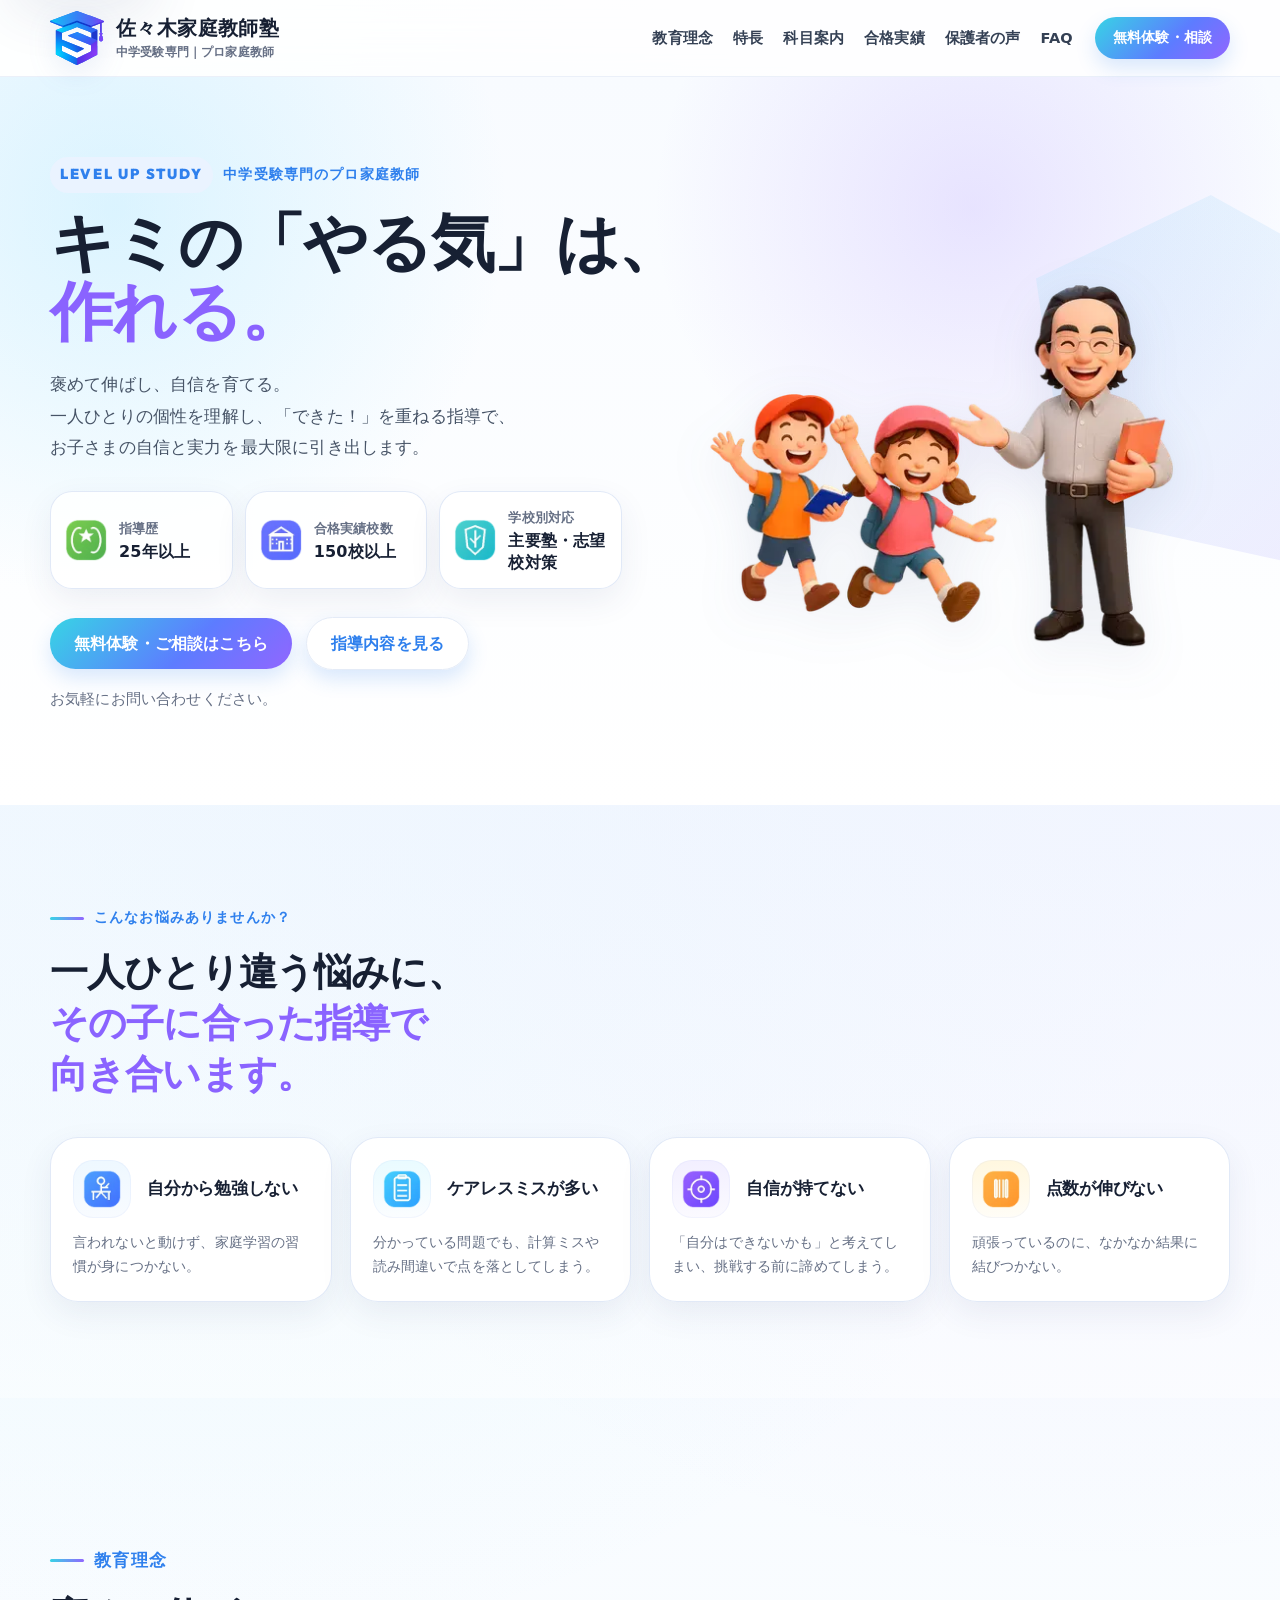
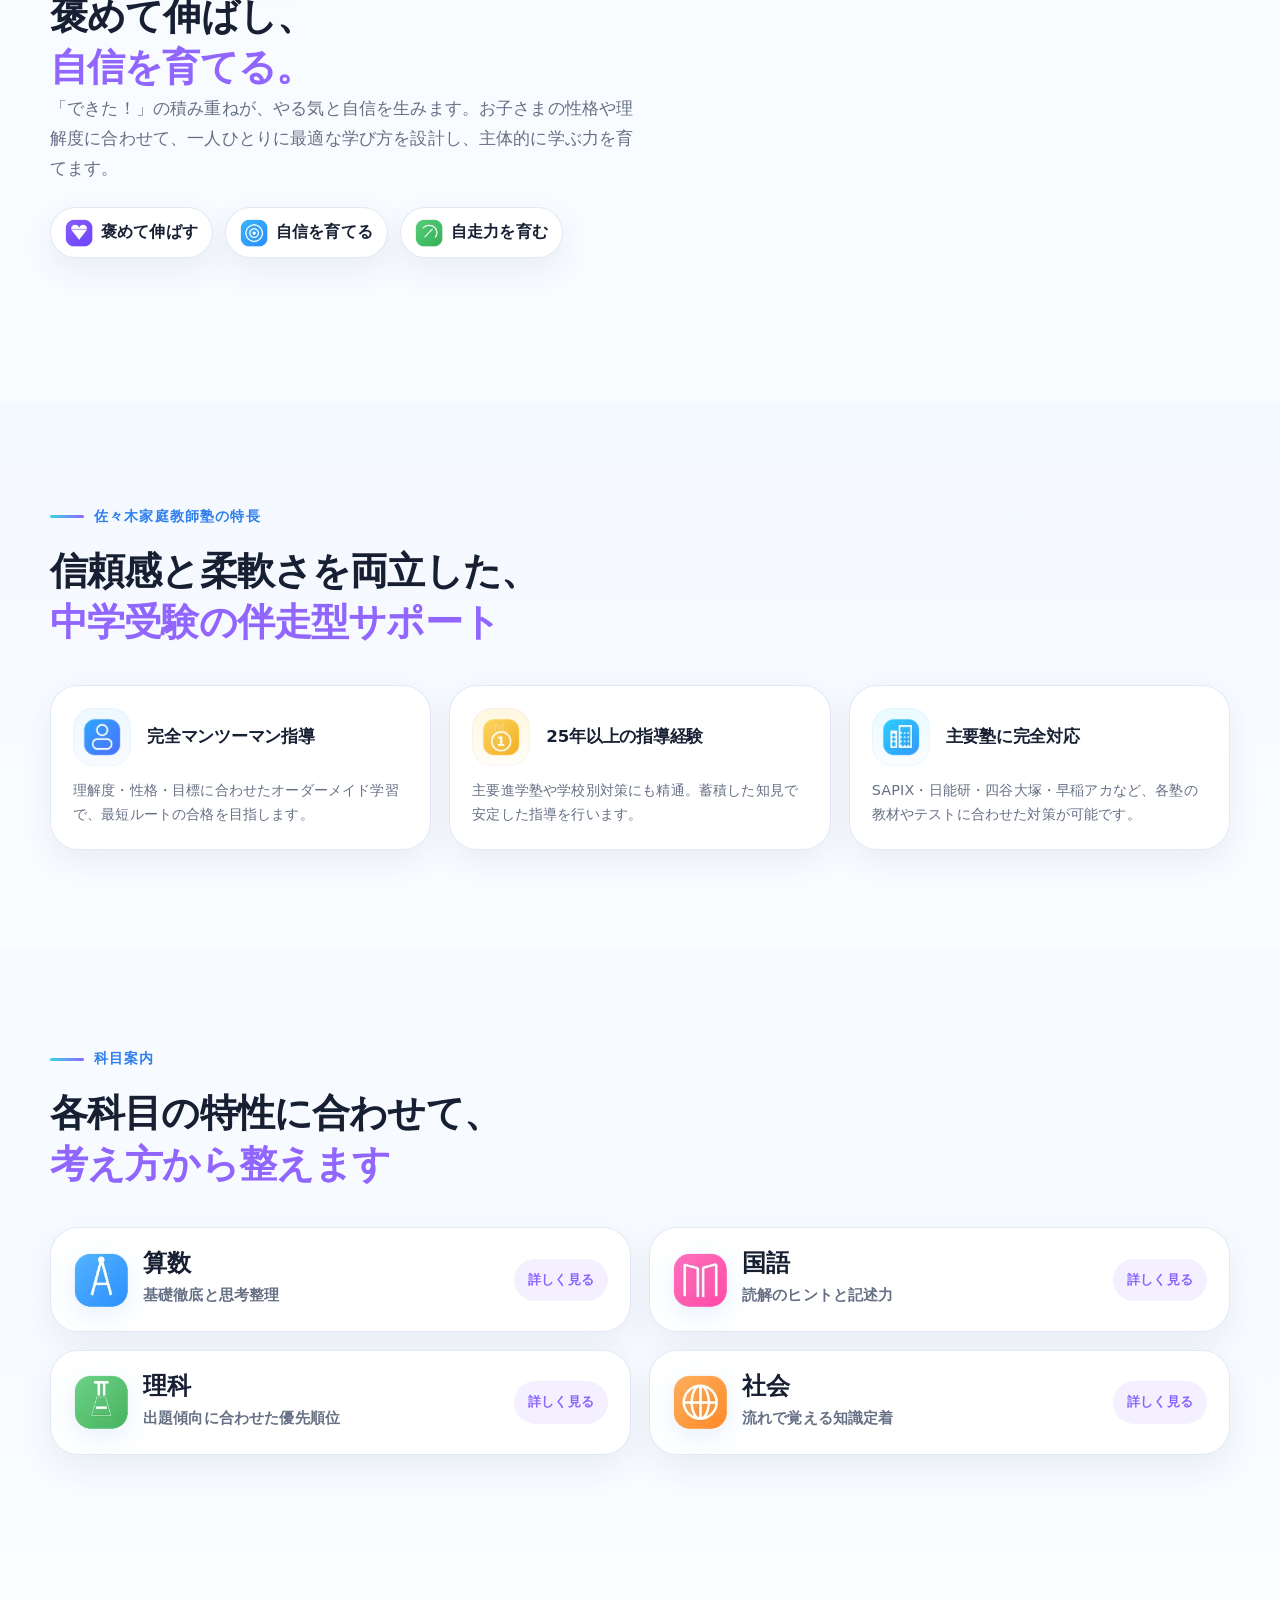
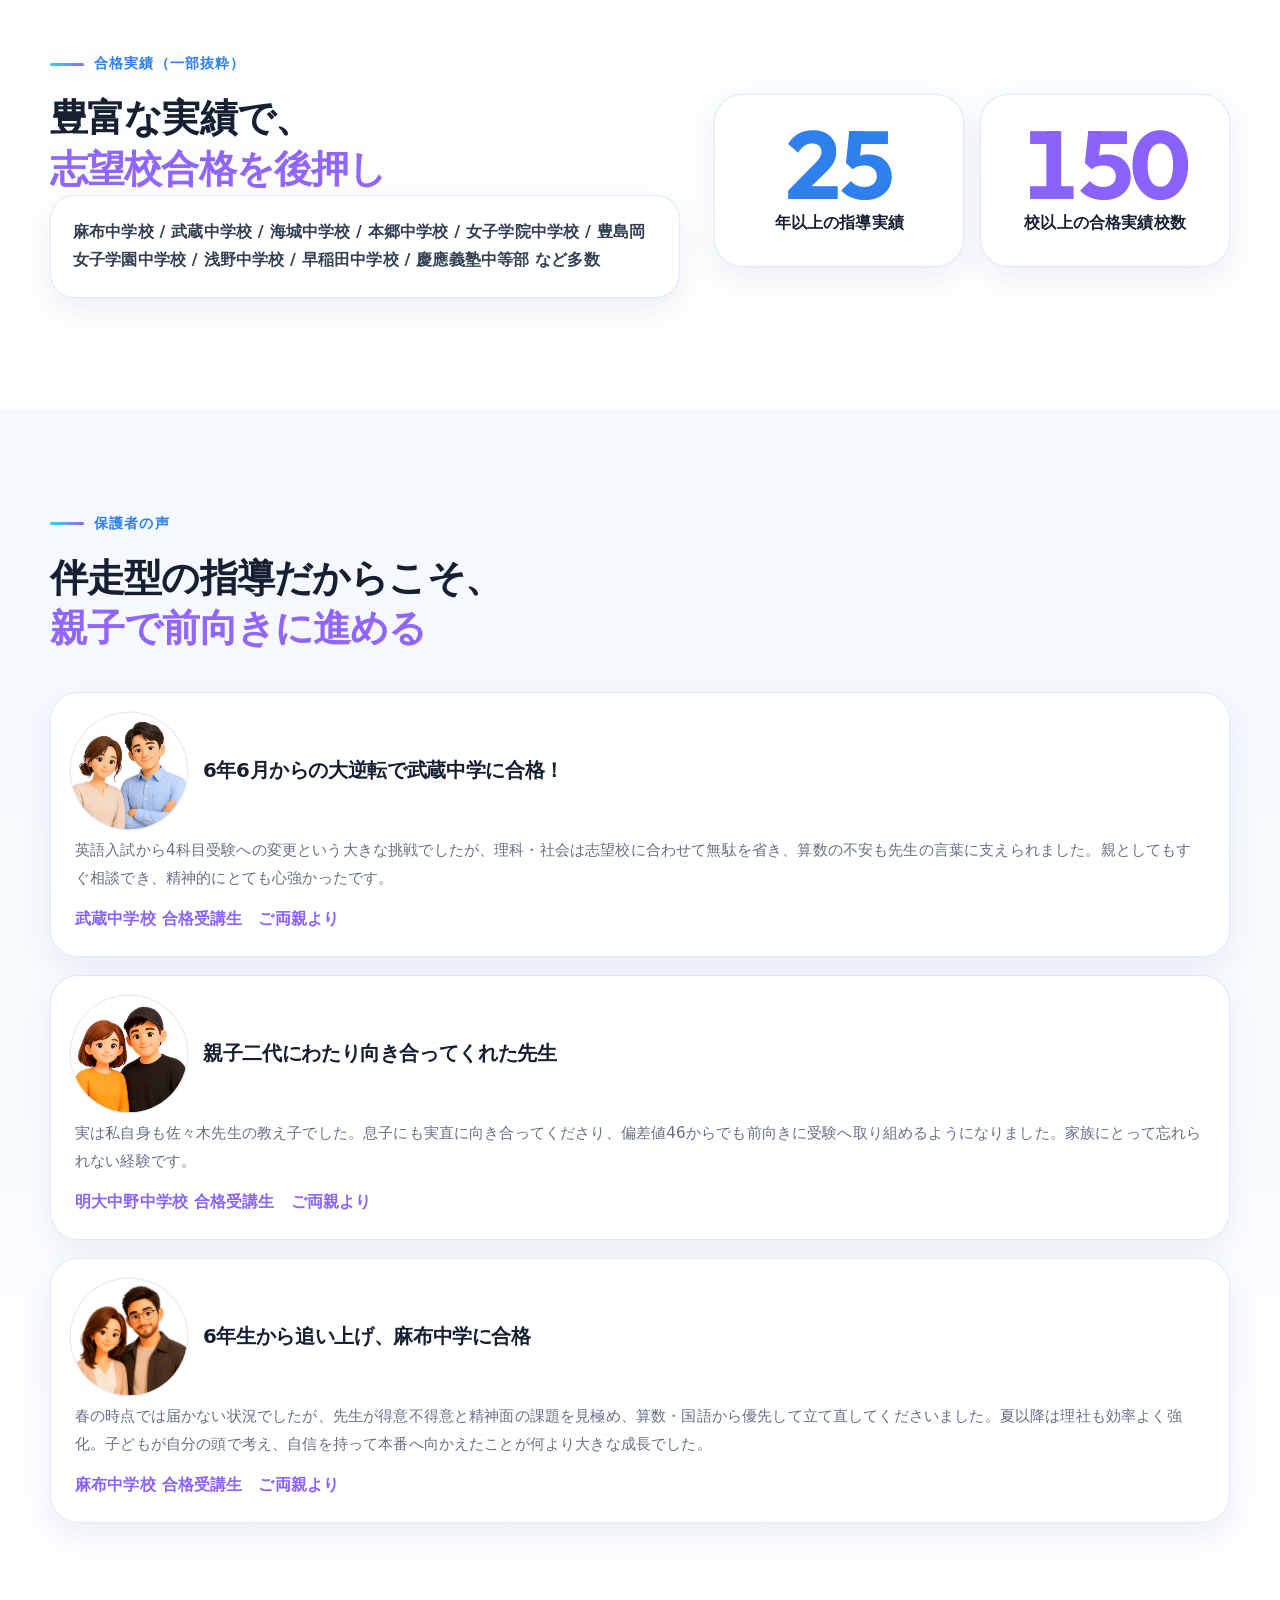
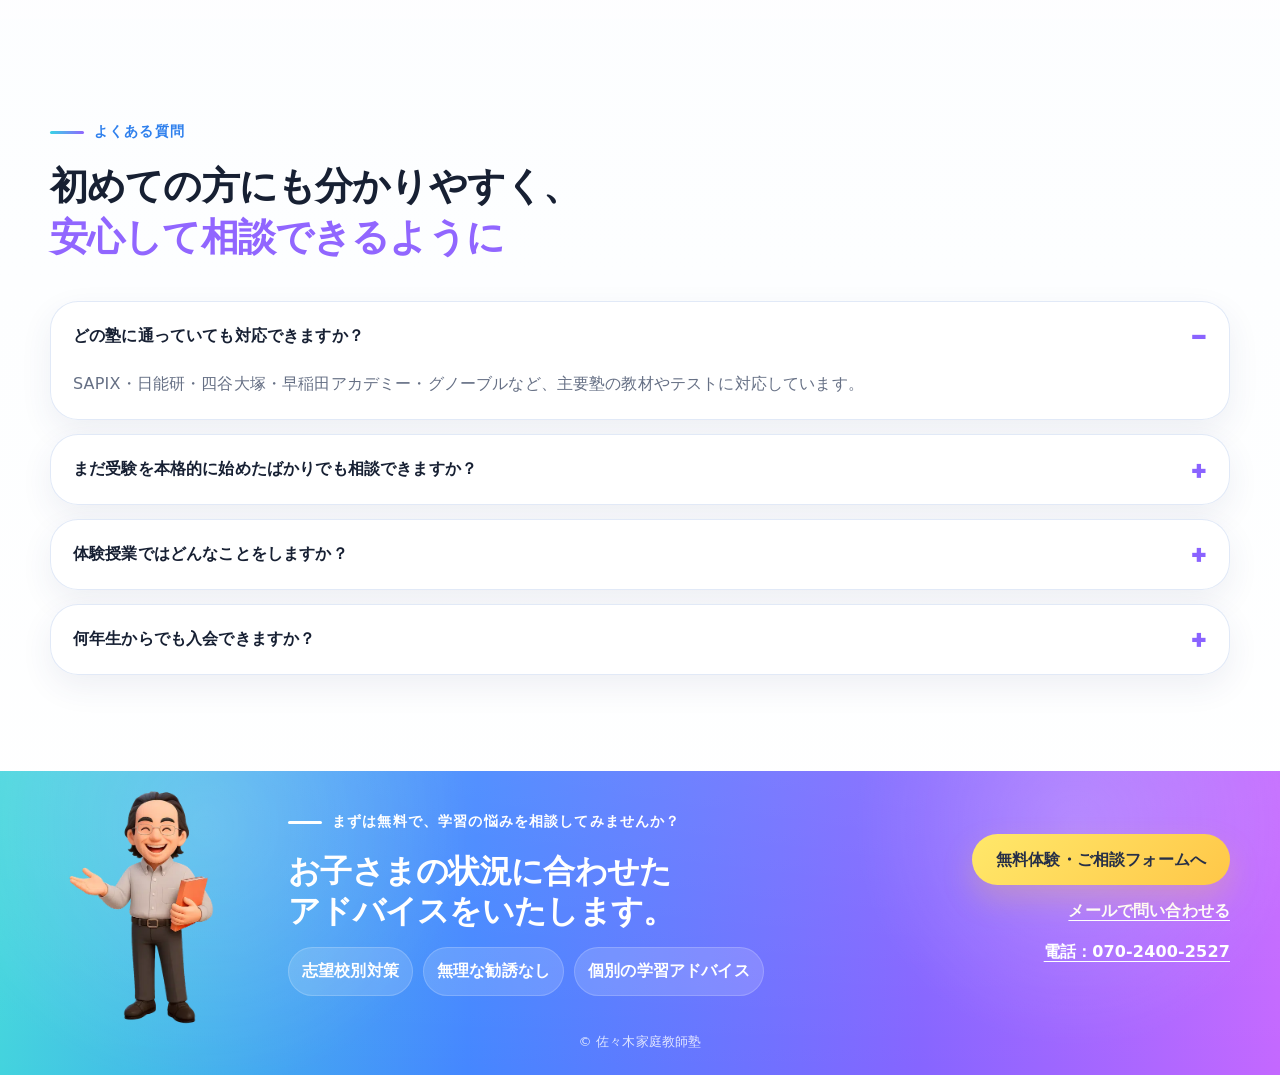
<file: index.html>
<!DOCTYPE html>
<html lang="ja">
<head>
  <meta charset="UTF-8">
  <meta name="viewport" content="width=device-width, initial-scale=1.0, viewport-fit=cover">
  <title>佐々木家庭教師塾｜中学受験専門のプロ家庭教師</title>
  <meta name="description" content="褒めて伸ばし、自信を育てる。中学受験専門のプロ家庭教師・佐々木家庭教師塾。SAPIX・日能研・四谷大塚・早稲アカなど主要塾に対応し、志望校合格まで伴走します。">
  <meta name="format-detection" content="telephone=no">
  <meta property="og:type" content="website">
  <meta property="og:site_name" content="佐々木家庭教師塾">
  <meta property="og:title" content="佐々木家庭教師塾｜中学受験専門のプロ家庭教師">
  <meta property="og:description" content="褒めて伸ばし、自信を育てる。中学受験の悩みに、一人ひとりに合った指導で向き合います。">
  <meta property="og:image" content="images/hero-people.webp">
  <meta name="theme-color" content="#f7fbff">
  <link rel="preconnect" href="https://fonts.googleapis.com">
  <link rel="preconnect" href="https://fonts.gstatic.com" crossorigin>
  <link href="https://fonts.googleapis.com/css2?family=Outfit:wght@700;800;900&display=swap" rel="stylesheet">
  <link rel="stylesheet" href="css/style.css">
  <link rel="stylesheet" href="css/contact.css">
  <link rel="icon" href="/favicon.ico" sizes="any">
  <link rel="icon" href="/favicon.svg" type="image/svg+xml">
  <link rel="icon" href="/favicon-48x48.png" sizes="48x48" type="image/png">
  <link rel="icon" href="/favicon-96x96.png" sizes="96x96" type="image/png">
  <link rel="apple-touch-icon" href="/apple-touch-icon.png">

  <link rel="preload" as="image" href="images/hero-visual-bg-sp.webp" media="(max-width: 760px)" fetchpriority="high">
  <link rel="preload" as="image" href="images/hero-people-sp.webp" media="(max-width: 760px)" fetchpriority="high">
  <link rel="preload" as="image" href="images/hero-visual-bg.webp" media="(min-width: 761px)" fetchpriority="high">
  <link rel="preload" as="image" href="images/hero-people.webp" media="(min-width: 761px)" fetchpriority="high">
  <script type="application/ld+json">
  {
    "@context":"https://schema.org",
    "@type":"EducationalOrganization",
    "name":"佐々木家庭教師塾",
    "description":"中学受験専門のプロ家庭教師。褒めて伸ばし、自信を育てる伴走型指導。",
    "url":"https://chugakujuken-sasaki.github.io/",
    "email":"hisaosasaki0427@gmail.com",
    "telephone":"070-2400-2527",
    "areaServed":"日本",
    "educationalCredentialAwarded":"中学受験対策"
  }
  </script>
  <script type="application/ld+json">
  {
    "@context": "https://schema.org",
    "@type": "WebSite",
    "name": "佐々木家庭教師塾",
    "alternateName": "中学受験専門の佐々木家庭教師塾",
    "url": "https://chugakujuken-sasaki.github.io/"
  }
  </script>
</head>
<body>
  <a class="skip-link" href="#main">本文へスキップ</a>
  <header class="site-header" data-header>
    <div class="container header-inner">
      <a href="#top" class="brand" aria-label="佐々木家庭教師塾 トップへ戻る">
        <img src="images/logo-sasaki.svg" alt="" class="brand-mark" width="48" height="48">
        <span class="brand-text"><strong>佐々木家庭教師塾</strong><small>中学受験専門｜プロ家庭教師</small></span>
      </a>
      <nav class="pc-nav" aria-label="主要メニュー">
        <a href="#philosophy">教育理念</a><a href="#strengths">特長</a><a href="#subjects">科目案内</a><a href="#achievements">合格実績</a><a href="#voice">保護者の声</a><a href="#faq">FAQ</a>
      </nav>
      <a href="#" class="header-cta button button-small js-open-contact">無料体験・相談</a>
      <button class="menu-toggle" aria-label="メニューを開く" aria-expanded="false" aria-controls="mobile-nav"><span></span><span></span><span></span></button>
    </div>
    <nav id="mobile-nav" class="mobile-nav" aria-label="モバイルメニュー">
      <a href="#philosophy">教育理念</a><a href="#strengths">指導の特長</a><a href="#subjects">科目案内</a><a href="#achievements">合格実績</a><a href="#voice">保護者の声</a><a href="#faq">よくある質問</a><a href="#" class="mobile-cta js-open-contact">無料体験・ご相談</a>
    </nav>
  </header>

  <main id="main">
    <section id="top" class="hero section" aria-labelledby="hero-title">
      <div class="hero-bg-shape" aria-hidden="true"></div>

      <div class="container hero-grid">
        <div class="hero-copy reveal">
          <p class="eyebrow"><span>LEVEL UP STUDY</span> 中学受験専門のプロ家庭教師</p>
          <h1 id="hero-title"><span class="hero-line">キミの<span class="hero-highlight">「やる気」</span>は、</span><br><em>作れる。</em></h1>
          <p class="hero-lead"><span class="keep-line">褒めて伸ばし、自信を育てる。</span><br><span class="keep-line">一人ひとりの個性を理解し、</span><span class="keep-line">「できた！」を重ねる指導で、</span><span class="keep-line">お子さまの自信と実力を</span><span class="keep-line">最大限に引き出します。</span></p>
          <div class="hero-visual hero-visual-mobile reveal delay-1" aria-hidden="true">
            <div class="visual-stage visual-stage-hero">
              <picture>
                <source media="(max-width: 760px)" srcset="images/hero-visual-bg-sp.webp">
                <img src="images/hero-visual-bg.webp" alt="" class="visual-bg hero-bg" width="900" height="675" decoding="async" fetchpriority="high">
              </picture>
              <picture>
                <source media="(max-width: 760px)" srcset="images/hero-people-sp.webp">
                <img src="images/hero-people.webp" alt="" class="visual-people hero-people" width="760" height="582" decoding="async" fetchpriority="high">
              </picture>
            </div>
          </div>
          <div class="hero-stats" aria-label="主な実績">
            <div class="stat-card"><img src="images/icons/hero-history.webp" alt="" class="stat-icon-image" decoding="async" loading="lazy"><div><strong>指導歴</strong><span>25年以上</span></div></div>
            <div class="stat-card"><img src="images/icons/hero-schools.webp" alt="" class="stat-icon-image" decoding="async" loading="lazy"><div><strong>合格実績校数</strong><span>150校以上</span></div></div>
            <div class="stat-card"><img src="images/icons/hero-guidance.webp" alt="" class="stat-icon-image" decoding="async" loading="lazy"><div><strong>学校別対応</strong><span>主要塾・志望校対策</span></div></div>
          </div>
          <div class="hero-actions">
            <a href="#" class="button button-primary js-open-contact">無料体験・ご相談はこちら</a>
            <a href="#subjects" class="button button-ghost">指導内容を見る</a>
          </div>
          <p class="action-note">お気軽にお問い合わせください。</p>
        </div>
        <div class="hero-visual hero-visual-desktop reveal delay-1">
          <div class="visual-stage visual-stage-hero">
            <picture>
              <source media="(max-width: 760px)" srcset="images/hero-visual-bg-sp.webp">
              <img src="images/hero-visual-bg.webp" alt="" class="visual-bg hero-bg" width="900" height="675" decoding="async" fetchpriority="high">
            </picture>
            <picture>
              <source media="(max-width: 760px)" srcset="images/hero-people-sp.webp">
              <img src="images/hero-people.webp" alt="佐々木先生と生徒たち" class="visual-people hero-people" width="760" height="582" decoding="async" fetchpriority="high">
            </picture>
          </div>
        </div>
      </div>
    </section>

    <section class="concerns section section-soft" aria-labelledby="concerns-title">
      <div class="container reveal">
        <div class="section-heading">
          <p class="section-label">こんなお悩みありませんか？</p>
          <h2 id="concerns-title">
            <span class="keep-line">一人ひとり違う悩みに、</span><br>
            <span class="accent-text">その子に合った指導で</span><br>
            <span class="accent-text">向き合います。</span>
          </h2>
        </div>
        <div class="concerns-grid">
          <article class="mini-card"><div class="icon-wrap blue"><img class="icon-image" src="images/icons/concern-selfstudy.webp" alt="" decoding="async" loading="lazy"></div><h3>自分から勉強しない</h3><p>言われないと動けず、家庭学習の習慣が身につかない。</p></article>
          <article class="mini-card"><div class="icon-wrap cyan"><img class="icon-image" src="images/icons/concern-careless.webp" alt="" decoding="async" loading="lazy"></div><h3>ケアレスミスが多い</h3><p>分かっている問題でも、計算ミスや読み間違いで点を落としてしまう。</p></article>
          <article class="mini-card"><div class="icon-wrap purple"><img class="icon-image" src="images/icons/concern-confidence.webp" alt="" decoding="async" loading="lazy"></div><h3>自信が持てない</h3><p>「自分はできないかも」と考えてしまい、挑戦する前に諦めてしまう。</p></article>
          <article class="mini-card"><div class="icon-wrap orange"><img class="icon-image" src="images/icons/concern-score.webp" alt="" decoding="async" loading="lazy"></div><h3>点数が伸びない</h3><p>頑張っているのに、なかなか結果に結びつかない。</p></article>
        </div>
      </div>
    </section>

    <section id="philosophy" class="philosophy section" aria-labelledby="philosophy-title">

      <div class="container philosophy-grid">
        <div class="philosophy-copy reveal">
          <p class="section-label">教育理念</p>
          <h2 id="philosophy-title">褒めて伸ばし、<br><span>自信を育てる。</span></h2>
          <p>「できた！」の積み重ねが、やる気と自信を生みます。お子さまの性格や理解度に合わせて、一人ひとりに最適な学び方を設計し、主体的に学ぶ力を育てます。</p>
          <div class="feature-pills"><span class="pill"><img class="pill-icon" src="images/icons/pill-praise.webp" alt="" decoding="async" loading="lazy">褒めて伸ばす</span><span class="pill"><img class="pill-icon" src="images/icons/pill-confidence.webp" alt="" decoding="async" loading="lazy">自信を育てる</span><span class="pill"><img class="pill-icon" src="images/icons/pill-selfdrive.webp" alt="" decoding="async" loading="lazy">自走力を育む</span></div>
        </div>
        <div class="philosophy-visual reveal delay-1"><div class="visual-stage visual-stage-philosophy">
          <picture>
            <source media="(max-width: 760px)" srcset="images/philosophy-bg-sp.webp">
            <img src="images/philosophy-bg.webp" alt="" class="visual-bg philosophy-bg" width="1448" height="1086" decoding="async" loading="lazy">
          </picture>
          <picture>
            <source media="(max-width: 760px)" srcset="images/philosophy-people-sp.webp">
            <img src="images/philosophy-people.webp" alt="佐々木先生のイラスト" class="visual-people philosophy-people" width="1000" height="760" decoding="async" loading="lazy">
          </picture>
        </div></div>
      </div>
    </section>

    <section id="strengths" class="strengths section section-soft" aria-labelledby="strengths-title">
      <div class="container reveal">
        <div class="section-heading"><p class="section-label">佐々木家庭教師塾の特長</p><h2 id="strengths-title">信頼感と柔軟さを<br class="sp-br">両立した、<br><span>中学受験の伴走型サポート</span></h2></div>
        <div class="strength-grid">
          <article class="strength-card"><div class="icon-wrap blue"><img class="icon-image" src="images/icons/strength-onetoone.webp" alt="" decoding="async" loading="lazy"></div><h3>完全マンツーマン指導</h3><p>理解度・性格・目標に合わせたオーダーメイド学習で、最短ルートの合格を目指します。</p></article>
          <article class="strength-card"><div class="icon-wrap gold"><img class="icon-image" src="images/icons/strength-experience.webp" alt="" decoding="async" loading="lazy"></div><h3>25年以上の指導経験</h3><p>主要進学塾や学校別対策にも精通。蓄積した知見で安定した指導を行います。</p></article>
          <article class="strength-card"><div class="icon-wrap cyan"><img class="icon-image" src="images/icons/strength-juku.webp" alt="" decoding="async" loading="lazy"></div><h3>主要塾に完全対応</h3><p>SAPIX・日能研・四谷大塚・早稲アカなど、各塾の教材やテストに合わせた対策が可能です。</p></article>
        </div>
      </div>
    </section>

    <section id="subjects" class="subjects section" aria-labelledby="subjects-title">
      <div class="container reveal">
        <div class="section-heading"><p class="section-label">科目案内</p><h2 id="subjects-title">各科目の特性に合わせて、<br><span>考え方から整えます</span></h2></div>
        <div class="subject-accordion-grid">
          <details class="subject-detail subject-math"><summary><span class="subject-summary-main"><img class="subject-icon" src="images/icons/subject-math.webp" alt="" decoding="async" loading="lazy"><span><strong>算数</strong><em>基礎徹底と思考整理</em></span></span><span class="detail-button" data-closed="詳しく見る" data-open="閉じる"></span></summary><div class="subject-detail-body"><p>算数は「基礎の徹底と積み重ね」が合格への土台です。計算・図形・速さ・割合・規則性など、生徒ごとの抜けを見極め、理解しやすい考え方に整理して指導します。</p><ul><li>難問に急がず、まず基礎を確実に定着</li><li>公式暗記ではなく、何を問われているかを読み取る力を育成</li><li>5年生のうちに応用問題でつまずかない土台を作る</li><li>得意な生徒は先取りし、6年生で他科目に時間を回せる状態へ</li></ul></div></details>
          <details class="subject-detail subject-japanese"><summary><span class="subject-summary-main"><img class="subject-icon" src="images/icons/subject-japanese.webp" alt="" decoding="async" loading="lazy"><span><strong>国語</strong><em>読解のヒントと記述力</em></span></span><span class="detail-button" data-closed="詳しく見る" data-open="閉じる"></span></summary><div class="subject-detail-body"><p>国語は志望校によって、記述・選択肢・論説文・物語文の比重が大きく異なります。読み取る順番や設問の狙いを整理し、生徒が“自力で読める”状態を目指します。</p><ul><li>文章を難しく感じる生徒には、読み方のヒントを段階的に提示</li><li>記述が苦手な生徒には、要点の取り方と書き方の型を反復</li><li>得意な生徒はヒントを減らし、より難しい問題へ挑戦</li><li>5年生のうちから志望校別の傾向を意識して学習</li></ul></div></details>
          <details class="subject-detail subject-science"><summary><span class="subject-summary-main"><img class="subject-icon" src="images/icons/subject-science.webp" alt="" decoding="async" loading="lazy"><span><strong>理科</strong><em>出題傾向に合わせた優先順位</em></span></span><span class="detail-button" data-closed="詳しく見る" data-open="閉じる"></span></summary><div class="subject-detail-body"><p>理科は学校ごとの出題傾向が大きい科目です。植物・化学計算・物理・天体など、苦手になりやすい単元を見極め、優先順位をつけて効率よく仕上げます。</p><ul><li>基礎知識を定着させた上で、図表や実験問題に対応</li><li>物理・化学の計算問題も、手順を整理して反復</li><li>志望校の頻出単元から逆算して学習計画を調整</li></ul></div></details>
          <details class="subject-detail subject-social"><summary><span class="subject-summary-main"><img class="subject-icon" src="images/icons/subject-social.webp" alt="" decoding="async" loading="lazy"><span><strong>社会</strong><em>流れで覚える知識定着</em></span></span><span class="detail-button" data-closed="詳しく見る" data-open="閉じる"></span></summary><div class="subject-detail-body"><p>社会は短期間でも伸ばしやすい一方、単なる暗記では安定しません。歴史・地理・公民を流れで理解し、資料や記述問題にも対応できる力を育てます。</p><ul><li>歴史は人物・出来事・原因と結果をつなげて理解</li><li>地理は地形・気候・産業・資料読み取りを重点的に整理</li><li>説明形式の記述は、型を身につけて安定した得点へ</li></ul></div></details>
        </div>
      </div>
    </section>

    <section id="achievements" class="achievements section" aria-labelledby="achievements-title">
      <div class="container reveal"><div class="achievement-wrap"><div class="achievement-copy"><p class="section-label">合格実績（一部抜粋）</p><h2 id="achievements-title">豊富な実績で、<br><span>志望校合格を後押し</span></h2><p class="school-list">麻布中学校 / 武蔵中学校 / 海城中学校 / 本郷中学校 / 女子学院中学校 / 豊島岡女子学園中学校 / 浅野中学校 / 早稲田中学校 / 慶應義塾中等部 など多数</p></div><div class="achievement-stats"><div class="big-stat"><strong data-counter="25">25</strong><span>年以上の指導実績</span></div><div class="big-stat accent"><strong data-counter="150">150</strong><span>校以上の合格実績校数</span></div></div></div></div>
    </section>

    <section id="voice" class="testimonials section section-soft" aria-labelledby="voice-title">
      <div class="container reveal">
        <div class="section-heading"><p class="section-label">保護者の声</p><h2 id="voice-title">伴走型の指導だからこそ、<br><span>親子で前向きに進める</span></h2></div>
        <div class="testimonial-list">
          <article class="testimonial-card"><img src="images/sasaki_ryoushin-1.webp" alt="保護者コメントイメージ" class="testimonial-image" decoding="async" loading="lazy"><div class="testimonial-body"><h3>6年6月からの大逆転で<br class="sp-br">武蔵中学に合格！</h3><p>英語入試から4科目受験への変更という大きな挑戦でしたが、理科・社会は志望校に合わせて無駄を省き、算数の不安も先生の言葉に支えられました。親としてもすぐ相談でき、精神的にとても心強かったです。</p><span class="testimonial-label">武蔵中学校 合格受講生　ご両親より</span></div></article>
          <article class="testimonial-card"><img src="images/sasaki_ryoushin-2.webp" alt="保護者コメントイメージ" class="testimonial-image" decoding="async" loading="lazy"><div class="testimonial-body"><h3>親子二代にわたり<br class="sp-br">向き合ってくれた先生</h3><p>実は私自身も佐々木先生の教え子でした。息子にも実直に向き合ってくださり、偏差値46からでも前向きに受験へ取り組めるようになりました。家族にとって忘れられない経験です。</p><span class="testimonial-label">明大中野中学校 合格受講生　ご両親より</span></div></article>
          <article class="testimonial-card"><img src="images/sasaki_ryoushin-3.webp" alt="保護者コメントイメージ" class="testimonial-image" decoding="async" loading="lazy"><div class="testimonial-body"><h3>6年生から追い上げ、<br class="sp-br">麻布中学に合格</h3><p>春の時点では届かない状況でしたが、先生が得意不得意と精神面の課題を見極め、算数・国語から優先して立て直してくださいました。夏以降は理社も効率よく強化。子どもが自分の頭で考え、自信を持って本番へ向かえたことが何より大きな成長でした。</p><span class="testimonial-label">麻布中学校 合格受講生　ご両親より</span></div></article>
        </div>
      </div>
    </section>

    <section id="faq" class="faq section" aria-labelledby="faq-title">
      <div class="container reveal"><div class="section-heading"><p class="section-label">よくある質問</p><h2 id="faq-title">初めての方にも<br class="sp-br">分かりやすく、<br><span>安心して相談できるように</span></h2></div><div class="faq-list"><details open><summary>どの塾に通っていても対応できますか？</summary><p>SAPIX・日能研・四谷大塚・早稲田アカデミー・グノーブルなど、主要塾の教材やテストに対応しています。</p></details><details><summary>まだ受験を本格的に始めたばかりでも相談できますか？</summary><p>もちろんです。学年や現在地に合わせて、今必要なことから一緒に整理します。5年生以前のご相談も歓迎です。</p></details><details><summary>体験授業ではどんなことをしますか？</summary><p>現状のヒアリング、つまずきの確認、指導方針のご提案を行います。無理な勧誘は一切ありません。</p></details><details><summary>何年生からでも入会できますか？</summary><p>はい、何年生からでもご相談いただけます。4・5年生からの土台作りはもちろん、6年生からの志望校対策や苦手科目の立て直しも、お子さまの状況に合わせて対応します。</p></details></div></div>
    </section>
  </main>

  <footer id="cta" class="cta-footer">

    <div class="container cta-inner"><div class="cta-illustration" aria-hidden="true"><img src="images/sasaki_teacher-1.webp" alt="" decoding="async" loading="lazy"></div><div class="cta-copy"><p class="section-label white">まずは無料で、<br class="sp-br">学習の悩みを相談してみませんか？</p><h2>お子さまの状況に合わせた<br>アドバイスをいたします。</h2><div class="cta-tags"><span>志望校別対策</span><span>無理な勧誘なし</span><span>個別の学習アドバイス</span></div></div><div class="cta-actions"><a href="#" class="button button-yellow js-open-contact">無料体験・ご相談フォームへ</a><a href="mailto:hisaosasaki0427@gmail.com" class="text-link">メールで問い合わせる</a><a href="tel:07024002527" class="text-link">電話：070-2400-2527</a></div></div>
    <p class="copyright">© 佐々木家庭教師塾</p>
  </footer>
  

  <div class="contact-modal" id="contact-modal" hidden aria-hidden="true">
    <div class="contact-modal__backdrop js-close-contact"></div>
    <div class="contact-modal__dialog" role="dialog" aria-modal="true" aria-labelledby="modal-form-title">
      <button type="button" class="contact-modal__close js-close-contact" aria-label="閉じる">×</button>
      <section class="form-card modal-form-card" aria-labelledby="modal-form-title">
        <h2 id="modal-form-title">無料体験・ご相談</h2>
        <form id="contact-form" class="contact-form" action="https://api.web3forms.com/submit" method="POST">
          <input type="hidden" name="access_key" value="73016413-8241-427d-9954-6d50a6bc8e5d">
          <input type="hidden" name="subject" value="【佐々木家庭教師塾HP】無料体験・ご相談フォームからのお問い合わせ">
          <input type="hidden" name="from_name" value="佐々木家庭教師塾HP">
          <input type="hidden" name="redirect" value="https://chugakujuken-sasaki.github.io/thanks.html">
          <input type="checkbox" name="botcheck" class="hp-field" tabindex="-1" autocomplete="off" aria-hidden="true">

          <label>保護者様のお名前<span>必須</span>
            <input type="text" name="name" required autocomplete="name" placeholder="例：佐藤 花子">
          </label>
          <label>メールアドレス<span>必須</span>
            <input type="email" name="email" required autocomplete="email" placeholder="example@mail.com">
          </label>
          <label>ご相談内容<span>必須</span>
            <textarea name="message" required rows="7" placeholder="現在のお悩み、体験授業のご希望、ご質問などをご記入ください。"></textarea>
          </label>
          <label class="check"><input type="checkbox" required> 入力内容を確認し、問い合わせを送信します。</label>
          <button type="submit" class="button button-primary">送信する</button>
          <p id="form-result" class="form-status" hidden aria-live="polite"></p>
        </form>
      </section>
    </div>
  </div>

  <script src="js/script.js"></script>
</body>
</html>
</file>
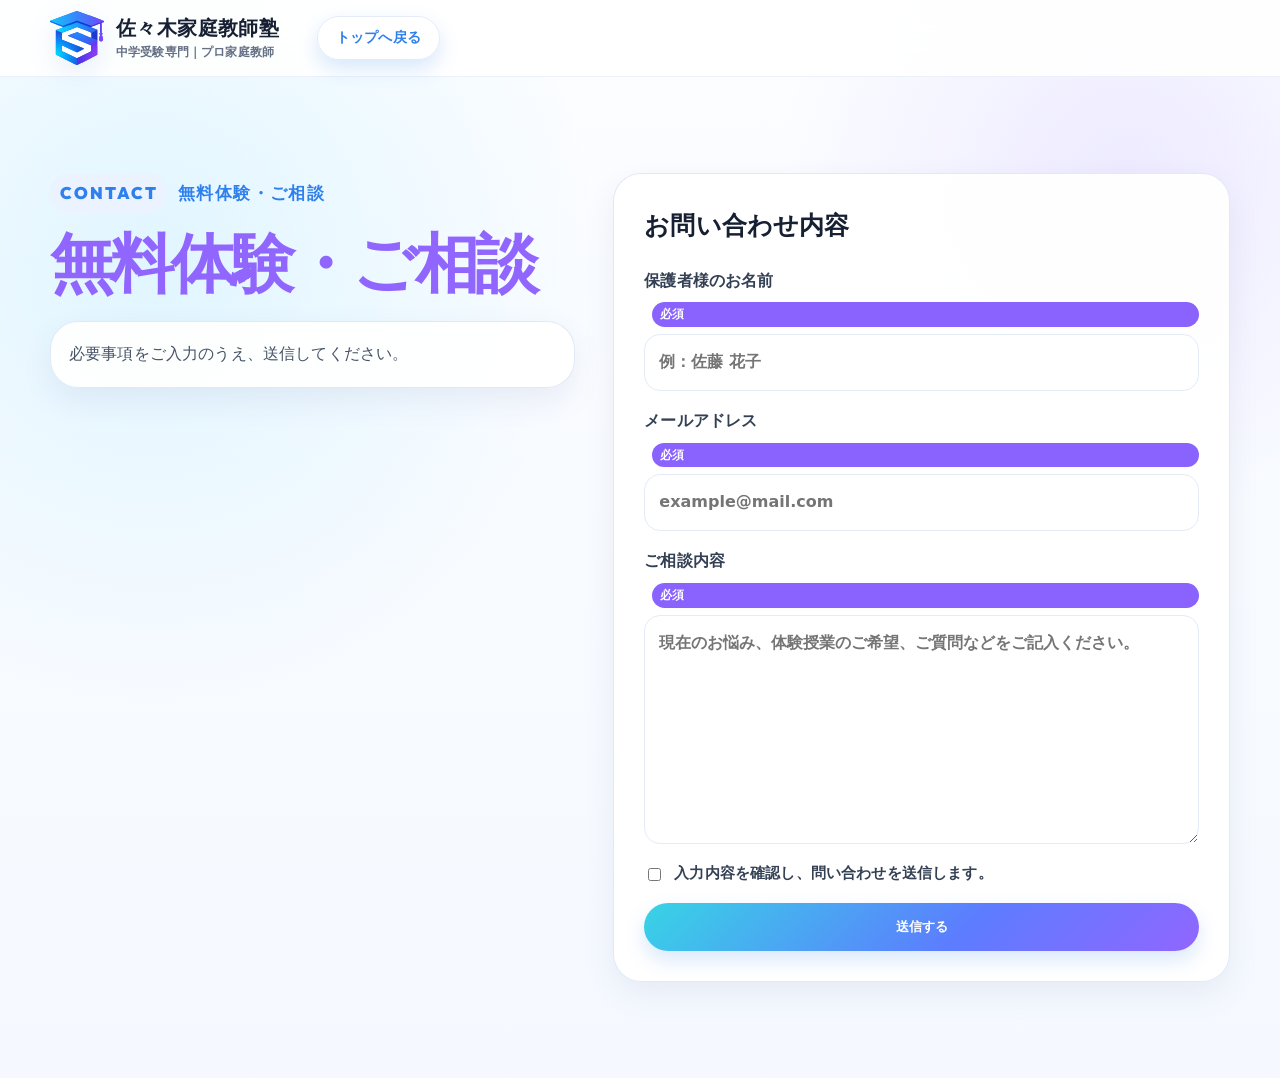
<file: contact.html>
<!DOCTYPE html>
<html lang="ja">
<head>
  <meta charset="UTF-8">
  <meta name="viewport" content="width=device-width, initial-scale=1.0, viewport-fit=cover">
  <title>無料体験・ご相談｜佐々木家庭教師塾</title>
  <meta name="description" content="佐々木家庭教師塾への無料体験・ご相談フォームです。中学受験の現在地や志望校、学習のお悩みをご相談ください。">
  <meta name="robots" content="noindex,follow">
  <link rel="preconnect" href="https://fonts.googleapis.com">
  <link rel="preconnect" href="https://fonts.gstatic.com" crossorigin>
  <link href="https://fonts.googleapis.com/css2?family=Outfit:wght@700;800;900&display=swap" rel="stylesheet">
  <link rel="icon" href="/favicon.ico" sizes="any">
  <link rel="icon" href="/favicon.svg" type="image/svg+xml">
  <link rel="icon" href="/favicon-48x48.png" sizes="48x48" type="image/png">
  <link rel="icon" href="/favicon-96x96.png" sizes="96x96" type="image/png">
  <link rel="apple-touch-icon" href="/apple-touch-icon.png">

  <link rel="stylesheet" href="css/style.css">
  <link rel="stylesheet" href="css/contact.css">
</head>
<body class="contact-page">
  <header class="site-header">
    <div class="container header-inner">
      <a href="index.html" class="brand" aria-label="トップへ戻る">
        <img src="images/logo-sasaki.svg" alt="" class="brand-mark" width="48" height="48" decoding="async">
        <span class="brand-text"><strong>佐々木家庭教師塾</strong><small>中学受験専門｜プロ家庭教師</small></span>
      </a>
      <a href="index.html" class="button button-small button-ghost">トップへ戻る</a>
    </div>
  </header>

  <main class="section contact-main">
    <div class="container contact-grid">
      <section class="contact-intro reveal">
        <p class="eyebrow"><span>CONTACT</span> 無料体験・ご相談</p>
        <h1><span>無料体験・ご相談</span></h1>
        <div class="contact-note">必要事項をご入力のうえ、送信してください。</div>
      </section>

      <section class="form-card reveal delay-1" aria-labelledby="form-title">
        <h2 id="form-title">お問い合わせ内容</h2>
        <form id="contact-form" class="contact-form" action="https://api.web3forms.com/submit" method="POST">
          <!-- Web3Formsで取得したAccess Keyに差し替えてください -->
          <input type="hidden" name="access_key" value="73016413-8241-427d-9954-6d50a6bc8e5d">
          <input type="hidden" name="subject" value="【佐々木家庭教師塾LP】無料体験・ご相談フォームからのお問い合わせ">
          <input type="hidden" name="from_name" value="佐々木家庭教師塾 LP">
          <input type="hidden" name="redirect" value="https://chugakujuken-sasaki.github.io/thanks.html">
          <input type="checkbox" name="botcheck" class="hp-field" tabindex="-1" autocomplete="off" aria-hidden="true">

          <label>保護者様のお名前<span>必須</span>
            <input type="text" name="name" required autocomplete="name" placeholder="例：佐藤 花子">
          </label>
          <label>メールアドレス<span>必須</span>
            <input type="email" name="email" required autocomplete="email" placeholder="example@mail.com">
          </label>
          <label>ご相談内容<span>必須</span>
            <textarea name="message" required rows="7" placeholder="現在のお悩み、体験授業のご希望、ご質問などをご記入ください。"></textarea>
          </label>
          <label class="check"><input type="checkbox" required> 入力内容を確認し、問い合わせを送信します。</label>
          <button type="submit" class="button button-primary">送信する</button>
          <p id="form-result" class="form-status" hidden aria-live="polite"></p>
</form>
      </section>
    </div>
  </main>
  <script src="js/script.js"></script>
</body>
</html>
</file>
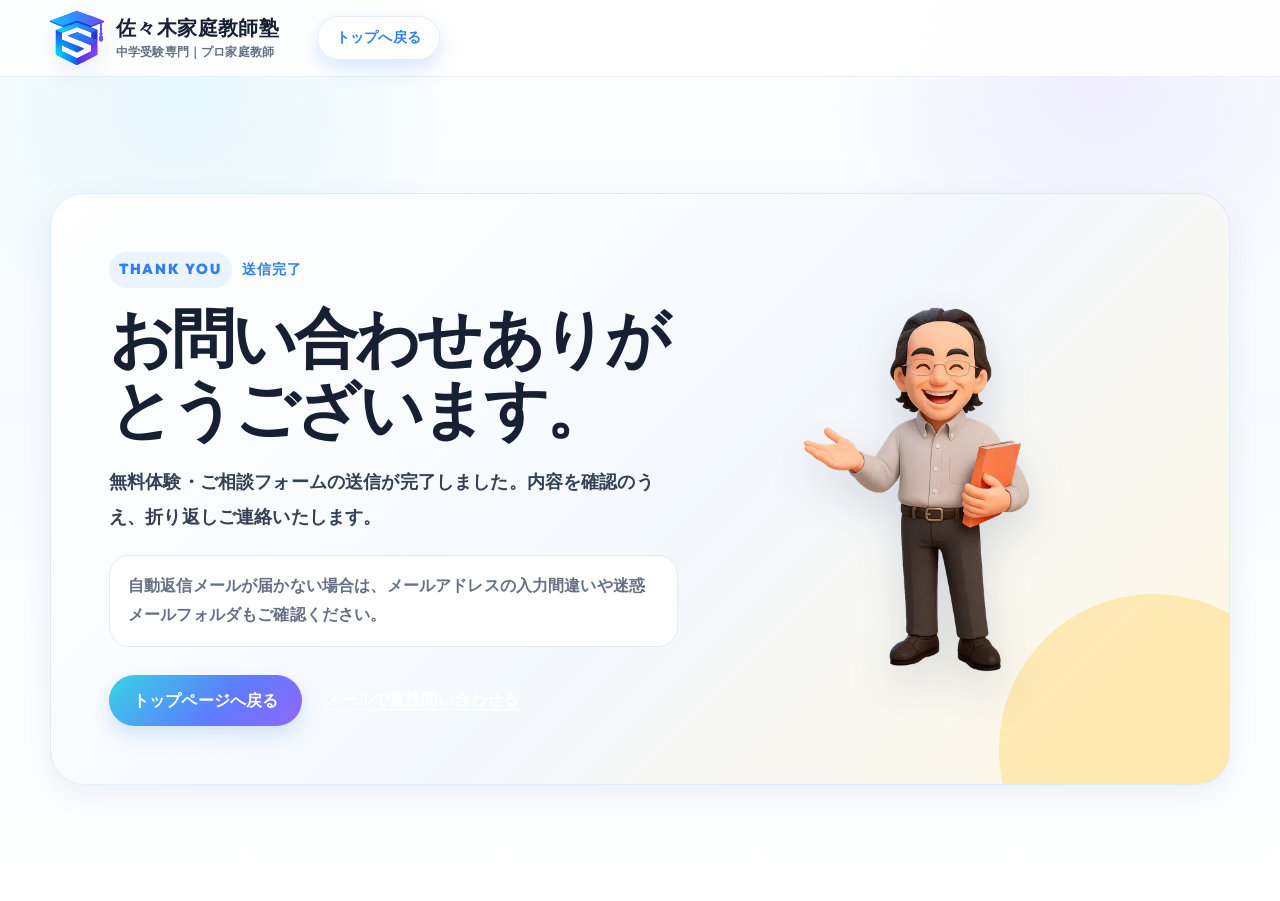
<file: thanks.html>
<!DOCTYPE html>
<html lang="ja">
<head>
  <meta charset="UTF-8">
  <meta name="viewport" content="width=device-width, initial-scale=1.0, viewport-fit=cover">
  <title>送信完了｜佐々木家庭教師塾</title>
  <meta name="description" content="佐々木家庭教師塾へのお問い合わせ送信が完了しました。内容を確認のうえ、折り返しご連絡いたします。">
  <meta name="robots" content="noindex,follow">
  <link rel="preconnect" href="https://fonts.googleapis.com">
  <link rel="preconnect" href="https://fonts.gstatic.com" crossorigin>
  <link href="https://fonts.googleapis.com/css2?family=Outfit:wght@700;800;900&display=swap" rel="stylesheet">
  <link rel="icon" href="/favicon.ico" sizes="any">
  <link rel="icon" href="/favicon.svg" type="image/svg+xml">
  <link rel="icon" href="/favicon-48x48.png" sizes="48x48" type="image/png">
  <link rel="icon" href="/favicon-96x96.png" sizes="96x96" type="image/png">
  <link rel="apple-touch-icon" href="/apple-touch-icon.png">

  <link rel="stylesheet" href="css/style.css">
  <link rel="stylesheet" href="css/contact.css">
</head>
<body class="contact-page thanks-page">
  <header class="site-header">
    <div class="container header-inner">
      <a href="index.html" class="brand" aria-label="トップへ戻る">
        <img src="images/logo-sasaki.svg" alt="" class="brand-mark" width="48" height="48" decoding="async">
        <span class="brand-text"><strong>佐々木家庭教師塾</strong><small>中学受験専門｜プロ家庭教師</small></span>
      </a>
      <a href="index.html" class="button button-small button-ghost">トップへ戻る</a>
    </div>
  </header>

  <main class="section thanks-main">
    <div class="container thanks-card reveal is-visible">
      <div class="thanks-copy">
        <p class="eyebrow"><span>THANK YOU</span> 送信完了</p>
        <h1>お問い合わせ<br class="sp-br">ありがとうございます。</h1>
        <p class="thanks-lead">無料体験・ご相談フォームの送信が完了しました。内容を確認のうえ、折り返しご連絡いたします。</p>
        <div class="thanks-note">
          <p>自動返信メールが届かない場合は、メールアドレスの入力間違いや迷惑メールフォルダもご確認ください。</p>
        </div>
        <div class="thanks-actions">
          <a href="index.html" class="button button-primary">トップページへ戻る</a>
          <a href="mailto:hisaosasaki0427@gmail.com" class="text-link">メールで直接問い合わせる</a>
        </div>
      </div>
      <div class="thanks-visual" aria-hidden="true">
        <img src="images/sasaki_teacher-1.webp" alt="" decoding="async">
      </div>
    </div>
  </main>

  <script src="js/script.js"></script>
</body>
</html>
</file>
<file: css/style.css>
:root{--bg:#fbfdff;--soft:#f2f7ff;--card:#fff;--text:#172033;--muted:#667085;--line:#e4ebf7;--blue:#2f80ed;--sky:#6ed7ff;--cyan:#22c7c9;--purple:#8a63ff;--orange:#ffb44d;--yellow:#ffe36d;--green:#46d39a;--shadow:0 20px 55px rgba(48,65,120,.12);--shadow-soft:0 12px 32px rgba(48,65,120,.08);--radius:28px;--container:1180px}*{box-sizing:border-box}html{scroll-behavior:smooth}body{margin:0;background:linear-gradient(180deg,#fbfdff 0%,#f7fbff 48%,#fff 100%);color:var(--text);font-family:system-ui,-apple-system,BlinkMacSystemFont,"Segoe UI",sans-serif;line-height:1.8;letter-spacing:.01em}img{max-width:100%;height:auto}a{color:inherit;text-decoration:none}p,h1,h2,h3{margin-top:0}p{color:var(--muted)}.container{width:min(calc(100% - 40px),var(--container));margin-inline:auto}.section{padding:96px 0;position:relative}.section-soft{background:linear-gradient(180deg,rgba(242,247,255,.72),rgba(255,255,255,.4))}.skip-link{position:absolute;left:12px;top:-60px;z-index:1000;background:#fff;padding:10px 14px;border-radius:12px;box-shadow:var(--shadow)}.skip-link:focus{top:12px}.site-header{position:sticky;top:0;z-index:100;background:rgba(255,255,255,.82);backdrop-filter:blur(18px);border-bottom:1px solid rgba(228,235,247,.75)}.header-inner{min-height:76px;display:flex;align-items:center;gap:22px}.brand{display:flex;align-items:center;gap:12px;min-width:245px}.brand-mark{width:48px;height:48px;filter:drop-shadow(0 8px 15px rgba(47,128,237,.16))}.brand-text{display:grid;line-height:1.25}.brand-text strong{font-size:1.22rem;letter-spacing:.02em}.brand-text small{margin-top:3px;color:var(--muted);font-size:.78rem;font-weight:700}.pc-nav{display:flex;align-items:center;gap:20px;margin-left:auto;color:#344054;font-size:.91rem;font-weight:800}.pc-nav a{position:relative;padding:8px 0}.pc-nav a:after{content:"";position:absolute;left:0;right:100%;bottom:2px;height:3px;border-radius:99px;background:linear-gradient(90deg,var(--blue),var(--purple));transition:right .25s ease}.pc-nav a:hover:after{right:0}.button{display:inline-flex;align-items:center;justify-content:center;gap:.5em;border:0;border-radius:999px;padding:15px 24px;background:linear-gradient(135deg,var(--blue),var(--purple));color:#fff;font-weight:900;box-shadow:0 14px 30px rgba(47,128,237,.25);transition:transform .2s ease,box-shadow .2s ease,filter .2s ease;cursor:pointer;line-height:1.35}.button:hover{transform:translateY(-2px);box-shadow:0 18px 38px rgba(47,128,237,.32);filter:saturate(1.08)}.button-small{padding:11px 18px;font-size:.9rem}.button-yellow{background:linear-gradient(135deg,#fff176,var(--yellow));color:#273047;box-shadow:0 14px 30px rgba(255,227,109,.28)}.button-ghost{background:#fff;color:var(--blue);border:1px solid var(--line);box-shadow:var(--shadow-soft)}.menu-toggle{display:none}.mobile-nav{display:none}.eyebrow,.section-label{display:inline-flex;align-items:center;gap:10px;margin-bottom:16px;color:var(--blue);font-size:.9rem;font-weight:900;letter-spacing:.08em}.eyebrow span{font-family:"Outfit",sans-serif;background:#eaf3ff;color:var(--blue);border-radius:999px;padding:5px 10px;letter-spacing:.12em}.section-label:before{content:"";width:34px;height:3px;border-radius:999px;background:linear-gradient(90deg,var(--blue),var(--purple))}.section-label.white{color:#fff}.section-label.white:before{background:#fff}.section-heading{max-width:850px;margin-bottom:38px}.section-heading h2,.philosophy-copy h2,.achievement-copy h2{font-size:clamp(2rem,3vw,3.35rem);line-height:1.32;letter-spacing:-.035em;margin-bottom:0}.section-heading span,.philosophy-copy h2 span,.achievement-copy h2 span,.contact-intro h1 span{color:var(--purple)}.hero{overflow:hidden;padding:80px 0 92px}.hero-bg-shape{position:absolute;inset:0;background:radial-gradient(circle at 9% 18%,rgba(110,215,255,.28),transparent 30%),radial-gradient(circle at 80% 18%,rgba(138,99,255,.18),transparent 28%),linear-gradient(180deg,#f7fbff 0%,#fff 100%);z-index:-2}.hero:after{content:"";position:absolute;right:-120px;top:130px;width:360px;height:360px;background:linear-gradient(135deg,rgba(255,228,109,.34),rgba(110,215,255,.22));clip-path:polygon(46% 0,100% 30%,82% 100%,9% 84%,0 22%);z-index:-1}.hero-grid{display:grid;grid-template-columns:minmax(0,1.04fr) minmax(420px,.96fr);gap:46px;align-items:center}.hero-copy h1{font-size:clamp(2.7rem,5vw,5.1rem);line-height:1.06;letter-spacing:-.065em;margin-bottom:22px;font-weight:900}.hero-copy h1 em{font-style:normal;color:var(--purple);font-weight:900}.hero-line{display:inline-block;white-space:nowrap}.hero-highlight{position:relative;z-index:1}.hero-highlight:after{content:"";position:absolute;left:-.1em;right:-.1em;bottom:.05em;height:.34em;background:rgba(255,227,109,.78);border-radius:999px;z-index:-1}.hero-lead{max-width:660px;font-size:1.09rem;color:#475467}.hero-stats{display:grid;grid-template-columns:repeat(3,minmax(0,1fr));gap:12px;margin:28px 0}.stat-card{display:flex;align-items:center;gap:12px;padding:14px;border:1px solid var(--line);border-radius:22px;background:rgba(255,255,255,.82);box-shadow:var(--shadow-soft)}.stat-icon-image{width:42px;height:42px;flex:0 0 42px}.stat-card strong{display:block;font-size:.84rem;color:#667085}.stat-card span{display:block;font-weight:900;line-height:1.35}.hero-actions{display:flex;flex-wrap:wrap;gap:14px;align-items:center}.action-note{margin:12px 0 0;font-size:.92rem}.visual-stage{position:relative;width:100%;isolation:isolate}.visual-bg,.visual-people{display:block;width:100%;height:auto}.visual-bg{position:relative;z-index:1}.visual-people{position:absolute;inset:0;z-index:2}.visual-stage-hero{max-width:720px;margin-inline:auto}.hero-visual{position:relative}.hero-visual-mobile{display:none}.visual-badge{position:absolute;z-index:4;background:#fff;border:1px solid var(--line);border-radius:999px;padding:9px 15px;font-weight:900;box-shadow:var(--shadow-soft);font-size:.9rem}.badge-1{left:8%;top:10%;color:var(--blue)}.badge-2{right:9%;top:17%;color:var(--purple)}.badge-3{right:20%;bottom:9%;color:#15936a}.concerns-grid,.strength-grid{display:grid;grid-template-columns:repeat(4,minmax(0,1fr));gap:18px}.strength-grid{grid-template-columns:repeat(3,minmax(0,1fr))}.mini-card,.strength-card,.subject-detail,.testimonial-card,.faq-list details,.form-card,.contact-note{background:rgba(255,255,255,.92);border:1px solid var(--line);border-radius:var(--radius);box-shadow:var(--shadow-soft)}.mini-card,.strength-card{padding:24px;transition:transform .25s ease,box-shadow .25s ease}.mini-card:hover,.strength-card:hover,.subject-detail:hover{transform:translateY(-4px);box-shadow:var(--shadow)}.mini-card h3,.strength-card h3{font-size:1.15rem;margin-bottom:10px}.mini-card p,.strength-card p{margin-bottom:0}.icon-wrap{width:62px;height:62px;border-radius:22px;display:grid;place-items:center;margin-bottom:18px}.icon-wrap.blue{background:#eaf3ff}.icon-wrap.cyan{background:#e8fbfb}.icon-wrap.purple{background:#f2efff}.icon-wrap.orange,.icon-wrap.gold{background:#fff5db}.icon-image{width:42px;height:42px;object-fit:contain}.featured{outline:3px solid rgba(255,227,109,.52)}.philosophy-grid{display:grid;grid-template-columns:1fr .88fr;gap:54px;align-items:center}.philosophy-copy>p{font-size:1.05rem}.feature-pills{display:flex;flex-wrap:wrap;gap:12px;margin-top:24px}.pill{display:inline-flex;align-items:center;gap:8px;padding:10px 14px;background:#fff;border:1px solid var(--line);border-radius:999px;font-weight:900;box-shadow:var(--shadow-soft)}.pill-icon{width:28px;height:28px}.visual-stage-philosophy{max-width:560px;margin:auto}.subject-accordion-grid{display:grid;grid-template-columns:repeat(2,minmax(0,1fr));gap:18px}.subject-detail{overflow:hidden;transition:transform .25s ease,box-shadow .25s ease}.subject-detail summary{display:flex;align-items:center;justify-content:space-between;gap:18px;cursor:pointer;list-style:none;padding:22px}.subject-detail summary::-webkit-details-marker{display:none}.subject-summary-main{display:flex;align-items:center;gap:14px}.subject-icon{width:56px;height:56px;object-fit:contain;filter:drop-shadow(0 8px 14px rgba(47,128,237,.12))}.subject-summary-main strong{display:block;font-size:1.5rem;line-height:1.12}.subject-summary-main em{display:block;margin-top:5px;color:var(--muted);font-style:normal;font-weight:800;font-size:.93rem}.detail-button{min-width:94px;display:inline-flex;align-items:center;justify-content:center;padding:9px 13px;border-radius:999px;color:var(--purple);background:#f4f0ff;font-weight:900;font-size:.84rem}.detail-button:before{content:attr(data-closed)}.subject-detail[open] .detail-button{color:#fff;background:linear-gradient(90deg,var(--blue),var(--purple))}.subject-detail[open] .detail-button:before{content:attr(data-open)}.subject-detail-body{padding:0 24px 24px;color:var(--muted)}.subject-detail-body p{margin-bottom:12px}.subject-detail-body ul{margin:0;padding-left:1.25em;color:#344054;font-weight:700}.subject-detail-body li+li{margin-top:6px}.achievements{background:linear-gradient(135deg,#f8fbff,#fff7df)}.achievement-wrap{display:grid;grid-template-columns:1.1fr .9fr;gap:34px;align-items:center}.school-list{font-weight:800;color:#344054;background:#fff;border:1px solid var(--line);border-radius:24px;padding:22px;box-shadow:var(--shadow-soft)}.achievement-stats{display:grid;grid-template-columns:repeat(2,minmax(0,1fr));gap:16px}.big-stat{padding:28px;background:#fff;border:1px solid var(--line);border-radius:28px;text-align:center;box-shadow:var(--shadow-soft)}.big-stat strong{display:block;font-family:"Outfit",sans-serif;font-size:clamp(3.5rem,8vw,6rem);line-height:.9;color:var(--blue)}.big-stat.accent strong{color:var(--purple)}.big-stat span{font-weight:900}.testimonial-list{display:grid;gap:18px}.testimonial-card{display:grid;grid-template-columns:120px 1fr;gap:22px;align-items:start;padding:24px;overflow:hidden}.testimonial-image{width:120px;height:120px;border-radius:999px;object-fit:cover;object-position:center bottom;box-shadow:0 0 0 1px var(--line);transform:scale(1.08) translateY(4px);transform-origin:center bottom;background:#fff}.testimonial-body h3{font-size:1.18rem;margin-bottom:8px}.testimonial-body p{margin-bottom:10px}.testimonial-label{display:inline-flex;color:var(--purple);font-weight:900}.faq-list{display:grid;gap:14px}.faq-list details{padding:0 22px}.faq-list summary{cursor:pointer;list-style:none;padding:20px 38px 20px 0;font-weight:900;position:relative}.faq-list summary::-webkit-details-marker{display:none}.faq-list summary:after{content:'+';position:absolute;right:0;top:50%;transform:translateY(-50%);font-size:1.7rem;color:var(--purple);font-family:"Outfit",sans-serif}.faq-list details[open] summary:after{content:'−'}.faq-list details p{padding-bottom:20px;margin:0}.cta-footer{background:linear-gradient(110deg,var(--blue),var(--purple));color:#fff;overflow:hidden}.cta-inner{display:grid;grid-template-columns:210px 1fr auto;gap:28px;align-items:center;min-height:255px;padding-block:34px}.cta-illustration{position:relative;height:100%}.cta-illustration img{position:absolute;left:0;bottom:-34px;width:210px;max-width:none}.cta-copy h2{font-size:clamp(1.8rem,2.5vw,3rem);line-height:1.25;margin-bottom:16px;color:#fff}.cta-copy p{color:#fff}.cta-tags{display:flex;flex-wrap:wrap;gap:10px}.cta-tags span{background:rgba(255,255,255,.16);padding:9px 13px;border-radius:999px;font-weight:900}.cta-actions{display:flex;flex-direction:column;gap:12px;align-items:flex-end}.text-link{color:#fff;text-decoration:underline;text-underline-offset:4px;font-weight:800}.copyright{margin:0;padding:0 20px 22px;text-align:center;color:rgba(255,255,255,.7);font-size:.82rem}.reveal{opacity:1;transform:none;transition:opacity .7s ease,transform .7s ease}.js-enabled .reveal:not(.is-visible){opacity:0;transform:translateY(24px)}.reveal.delay-1{transition-delay:.13s}.reveal.is-visible{opacity:1;transform:none}.contact-main{min-height:calc(100vh - 76px);background:radial-gradient(circle at 12% 18%,rgba(110,215,255,.22),transparent 32%),linear-gradient(180deg,#fbfdff,#f4f8ff)}.contact-grid{display:grid;grid-template-columns:.9fr 1.1fr;gap:38px;align-items:start}.contact-intro h1{font-size:clamp(2.35rem,5vw,4.4rem);line-height:1.12;letter-spacing:-.055em;margin-bottom:20px}.contact-intro p{font-size:1.05rem}.contact-note{padding:18px;color:#475467}.form-card{padding:30px}.form-card h2{font-size:1.55rem;margin-bottom:18px}.contact-form{display:grid;gap:16px}.contact-form label{display:grid;gap:7px;font-weight:900;color:#344054}.contact-form label span{display:inline-block;margin-left:8px;color:#fff;background:var(--purple);border-radius:999px;padding:2px 8px;font-size:.72rem;vertical-align:middle}.contact-form input,.contact-form textarea,.contact-form select{width:100%;border:1px solid var(--line);border-radius:16px;background:#fff;padding:13px 14px;font:inherit;color:var(--text);outline:none;transition:border .2s ease,box-shadow .2s ease}.contact-form input:focus,.contact-form textarea:focus,.contact-form select:focus{border-color:var(--blue);box-shadow:0 0 0 4px rgba(47,128,237,.12)}.form-row{display:grid;grid-template-columns:1fr 1fr;gap:14px}.check{display:flex!important;grid-template-columns:auto 1fr!important;align-items:flex-start;gap:10px!important;font-size:.92rem}.check input{width:auto;margin-top:.5em}.hp-field{display:none!important}.form-help{font-size:.86rem;margin:0}.contact-page .site-header{position:sticky}@media (max-width:1100px){.pc-nav,.header-cta{display:none}.menu-toggle{display:inline-flex;flex-direction:column;gap:5px;justify-content:center;align-items:center;margin-left:auto;width:46px;height:46px;border:1px solid var(--line);border-radius:16px;background:#fff}.menu-toggle span{width:20px;height:2px;background:#243047;border-radius:99px;transition:.25s}.menu-toggle[aria-expanded="true"] span:nth-child(1){transform:translateY(7px) rotate(45deg)}.menu-toggle[aria-expanded="true"] span:nth-child(2){opacity:0}.menu-toggle[aria-expanded="true"] span:nth-child(3){transform:translateY(-7px) rotate(-45deg)}.mobile-nav{display:none;flex-direction:column;padding:8px 20px 18px;background:rgba(255,255,255,.96);border-top:1px solid var(--line)}.mobile-nav.is-open{display:flex}.mobile-nav a{padding:13px 4px;border-bottom:1px solid #eef2fb;font-weight:900}.mobile-cta{margin-top:10px;text-align:center;border-radius:999px;background:linear-gradient(135deg,var(--blue),var(--purple));color:#fff!important}.hero-grid,.philosophy-grid,.achievement-wrap,.cta-inner,.contact-grid{grid-template-columns:1fr}.hero-copy{max-width:780px}.hero-visual-desktop{max-width:720px;margin:auto}.concerns-grid{grid-template-columns:repeat(2,minmax(0,1fr))}.cta-actions{align-items:flex-start}.cta-illustration{height:170px}.cta-illustration img{width:178px;bottom:-20px}}@media (max-width:760px){.container{width:min(calc(100% - 28px),var(--container))}.section{padding:68px 0}.header-inner{min-height:66px}.brand{min-width:0}.brand-mark{width:42px;height:42px}.brand-text strong{font-size:1.02rem}.brand-text small{font-size:.7rem}.hero{padding:56px 0 70px}.hero-grid{gap:20px}.hero-copy h1{font-size:clamp(2.35rem,10.4vw,3.9rem);line-height:1.08;letter-spacing:-.06em}.hero-lead{font-size:1rem}.hero-visual-desktop{display:none}.hero-visual-mobile{display:block;margin:20px 0}.hero-stats,.concerns-grid,.strength-grid,.subject-accordion-grid,.achievement-stats{grid-template-columns:1fr}.stat-card{padding:12px}.hero-actions{display:grid;grid-template-columns:1fr}.button{width:100%;padding:15px 18px}.section-heading h2,.philosophy-copy h2,.achievement-copy h2{font-size:clamp(1.85rem,7.7vw,2.65rem)}.mini-card,.strength-card{padding:20px;border-radius:24px}.subject-detail summary{align-items:flex-start;flex-direction:column;padding:18px}.detail-button{width:100%}.subject-detail-body{padding:0 18px 20px}.testimonial-card{grid-template-columns:82px 1fr;gap:14px;padding:16px;border-radius:24px}.testimonial-image{width:82px;height:82px}.testimonial-body h3{font-size:1.02rem}.testimonial-body p{font-size:.92rem;line-height:1.65}.testimonial-label{font-size:.86rem}.cta-inner{padding-block:28px}.cta-illustration{display:none}.cta-tags span{font-size:.88rem}.form-card{padding:20px}.form-row{grid-template-columns:1fr}.contact-intro h1{font-size:clamp(2.15rem,10vw,3.2rem)}}@media (max-width:390px){.hero-copy h1{font-size:2.18rem}.hero-line{white-space:normal}.brand-text small{display:none}.subject-summary-main strong{font-size:1.28rem}.subject-icon{width:48px;height:48px}}@media (prefers-reduced-motion:reduce){*,*:before,*:after{scroll-behavior:auto!important;transition:none!important;animation:none!important}.reveal,.js-enabled .reveal:not(.is-visible){opacity:1;transform:none}}.keep-line{display:inline-block;color:inherit!important;white-space:nowrap}.accent-text{color:var(--purple)!important}.sp-only{display:none}.hero-copy h1{letter-spacing:-.038em;font-feature-settings:"palt" 1;line-height:1.08}.hero-highlight:after{display:none}.hero-copy h1 em{letter-spacing:-.025em}.hero-grid{grid-template-columns:minmax(0,1.02fr) minmax(390px,.98fr);gap:58px}.hero-copy{position:relative;z-index:3}.hero-visual{z-index:1}.hero-visual-desktop{padding-top:16px}.visual-stage-hero{max-width:650px}.visual-badge{display:none!important}.hero-lead .keep-line{margin-right:.12em}.button{position:relative;overflow:hidden;box-shadow:0 9px 20px rgba(47,128,237,.18)}.button:hover{box-shadow:0 12px 26px rgba(47,128,237,.24)}.button-primary:after,.button-yellow:after{content:"";position:absolute;inset:-35% auto -35% -45%;width:38%;transform:skewX(-22deg);background:linear-gradient(90deg,transparent,rgba(255,255,255,.55),transparent);opacity:0;transition:left .55s ease,opacity .2s ease}.button-primary:hover:after,.button-yellow:hover:after{left:120%;opacity:1}.button-primary{animation:ctaFloat 3.8s ease-in-out infinite}.button-primary:hover{animation-play-state:paused}.hero-actions{margin-bottom:16px}.action-note{margin-top:0}.subject-accordion-grid{align-items:start}.subject-detail{align-self:start}.subject-detail:hover{transform:translateY(-2px);box-shadow:0 12px 30px rgba(48,65,120,.09)}.subject-detail[open]{box-shadow:0 16px 38px rgba(48,65,120,.12)}.big-stat strong{font-variant-numeric:tabular-nums;display:inline-block;min-width:2.35em;transition:transform .25s ease}.big-stat.is-counted strong{transform:translateY(-2px)}@keyframes ctaFloat{0%,100%{transform:translateY(0)}50%{transform:translateY(-2px)}}@media (max-width:1100px){.hero-grid{gap:30px}.hero-visual-desktop{max-width:640px}.visual-stage-hero{max-width:620px}}@media (max-width:760px){.hero-copy h1{letter-spacing:-.036em}.hero-lead{line-height:1.85}.hero-lead .keep-line{display:inline}.hero-visual-mobile{margin:22px auto 18px;max-width:520px;clear:both}.section-heading h2 .keep-line{display:inline-block}.button-primary{animation:none}.button{box-shadow:0 7px 17px rgba(47,128,237,.16)}.button:hover{box-shadow:0 9px 20px rgba(47,128,237,.2)}}@media (max-width:430px){.hero-copy h1{font-size:clamp(2.28rem,9.9vw,3.1rem);letter-spacing:-.032em}.hero-line{white-space:nowrap}.section-heading h2{line-height:1.42}.section-heading h2 .keep-line{white-space:normal}.section-heading h2 .accent-text{display:inline-block;white-space:nowrap}.concerns .section-heading h2 .keep-line:first-child{white-space:nowrap;font-size:.92em}.concerns .section-heading h2{font-size:clamp(1.72rem,7vw,2.2rem)}}@media (max-width:370px){.hero-line{white-space:normal}.concerns .section-heading h2 .keep-line:first-child{white-space:normal}}@media (prefers-reduced-motion:reduce){.button-primary{animation:none!important}.button-primary:after,.button-yellow:after{display:none!important}}@media (max-width:430px){.concerns .section-heading h2 .keep-line:last-child{white-space:nowrap}}.button-primary,.button-yellow,.header-cta,.mobile-cta{position:relative;overflow:hidden;transform:translateY(0);transition:transform .48s cubic-bezier(.2,.8,.2,1),box-shadow .48s ease,filter .48s ease}.button-primary,.header-cta{animation:none!important}.button-primary::after,.button-yellow::after,.header-cta::after,.mobile-cta::after{content:"";position:absolute;top:-42%;bottom:-42%;left:-55%;width:38%;transform:skewX(-22deg);background:linear-gradient(90deg,transparent,rgba(255,255,255,.62),transparent);opacity:0;pointer-events:none;animation:ctaShine 5.8s ease-in-out infinite}.header-cta::after,.mobile-cta::after{background:linear-gradient(90deg,transparent,rgba(255,255,255,.5),transparent)}.button-primary:hover,.button-yellow:hover,.header-cta:hover,.mobile-cta:hover{transform:translateY(2px);box-shadow:0 6px 15px rgba(47,128,237,.18);filter:saturate(1.03)}.button-yellow:hover{box-shadow:0 6px 15px rgba(255,186,66,.18)}.button-primary:hover::after,.button-yellow:hover::after,.header-cta:hover::after,.mobile-cta:hover::after{animation-play-state:paused;opacity:0}@keyframes ctaShine{0%,68%{left:-55%;opacity:0}74%{opacity:.72}86%{left:120%;opacity:0}100%{left:120%;opacity:0}}.achievement-stats{align-items:stretch}.big-stat{display:flex;flex-direction:column;align-items:center;justify-content:center}.big-stat strong{display:block!important;width:3ch;min-width:0!important;margin-inline:auto;text-align:center;font-variant-numeric:tabular-nums;letter-spacing:-.025em;transform:translateX(0)}.big-stat span{display:block;width:100%;text-align:center}.big-stat.is-counted strong{transform:translateY(-2px)}.form-status{margin:14px 0 0;padding:12px 14px;border-radius:16px;background:#f4f8ff;color:#344054;border:1px solid var(--line);font-weight:800}.form-status.is-success{background:#ecfff7;color:#107a55;border-color:#b8f2d8}.form-status.is-error{background:#fff4f4;color:#b42318;border-color:#ffd0d0}.form-card .setup-note{margin-top:14px;font-size:.86rem;line-height:1.65;color:#667085}@media (max-width:760px){.button-primary::after,.button-yellow::after,.header-cta::after,.mobile-cta::after{animation-duration:6.6s}}@media (prefers-reduced-motion:reduce){.button-primary::after,.button-yellow::after,.header-cta::after,.mobile-cta::after{animation:none!important;display:none!important}.button-primary:hover,.button-yellow:hover,.header-cta:hover,.mobile-cta:hover{transform:none!important}}:root{--teal:#37d4e5;--indigo:#5d7cff;--violet:#9166ff;--magenta:#ca64ff}body{background:radial-gradient(circle at 14% 10%,rgba(83,215,240,.12),transparent 20%),radial-gradient(circle at 86% 8%,rgba(145,102,255,.10),transparent 20%),linear-gradient(180deg,#fbfdff 0%,#f7fbff 46%,#fff 100%)}.site-header{background:rgba(255,255,255,.88);backdrop-filter:blur(20px)}.brand-mark{filter:drop-shadow(0 10px 16px rgba(72,126,255,.14))}.button,.header-cta,.mobile-cta{background:linear-gradient(135deg,var(--teal) 0%,var(--indigo) 58%,var(--violet) 100%)}.button-ghost{background:rgba(255,255,255,.92)}.button-yellow{background:linear-gradient(135deg,#ffe86a 0%,#ffc748 100%);box-shadow:0 14px 30px rgba(255,201,72,.25)}.hero,.philosophy,.cta-footer{position:relative;overflow:hidden;isolation:isolate}.hero .container,.philosophy .container,.cta-footer .container{position:relative;z-index:2}.levelup-layer{position:absolute;inset:0;z-index:1;pointer-events:none}.pixel-arrow{position:absolute;width:84px;height:84px;opacity:.16;filter:drop-shadow(0 4px 10px rgba(82,104,186,.1));animation:pixelLift 12.5s ease-in-out infinite;will-change:transform,opacity}.pixel-arrow::before{content:"";position:absolute;left:0;top:0;width:10px;height:10px;border-radius:2px;background:currentColor;box-shadow:12px 12px 0 currentColor,24px 24px 0 currentColor,36px 36px 0 currentColor,36px 24px 0 currentColor,36px 12px 0 currentColor,48px 24px 0 currentColor,60px 24px 0 currentColor,24px 36px 0 currentColor,24px 48px 0 currentColor}.pixel-arrow.mint{color:rgba(55,212,229,.82)}.pixel-arrow.violet{color:rgba(172,111,255,.78)}.arrow-hero-1{left:60%;top:8%;animation-delay:-1.8s;transform:scale(1.05)}.arrow-hero-2{right:5%;bottom:15%;animation-delay:-6s;transform:scale(.92)}.arrow-hero-3{left:8%;bottom:17%;animation-delay:-9.2s;transform:scale(.72)}.arrow-philo-1{right:9%;top:12%;animation-delay:-3.3s;transform:scale(.82)}.arrow-philo-2{left:4%;bottom:14%;animation-delay:-7.6s;transform:scale(.7)}.arrow-footer-1{left:6%;top:18%;animation-delay:-2.8s;transform:scale(.72);opacity:.14}.arrow-footer-2{right:7%;bottom:14%;animation-delay:-8.5s;transform:scale(.88);opacity:.15}@keyframes pixelLift{0%{transform:translate3d(-10px,14px,0) scale(var(--s,1));opacity:0}16%{opacity:.09}50%{opacity:.22}100%{transform:translate3d(14px,-14px,0) scale(calc(var(--s,1) * 1.03));opacity:0}}.hero-bg-shape{background:radial-gradient(circle at 9% 18%,rgba(110,215,255,.22),transparent 30%),radial-gradient(circle at 76% 18%,rgba(138,99,255,.16),transparent 28%),linear-gradient(180deg,#f8fbff 0%,#fff 100%)}.hero:after{width:380px;height:380px;right:-136px;top:118px;background:linear-gradient(135deg,rgba(120,234,242,.16),rgba(145,102,255,.14));opacity:.9}.visual-stage-hero,.visual-stage-philosophy{overflow:visible}.visual-stage-hero::before,.visual-stage-philosophy::before,.visual-stage-hero::after,.visual-stage-philosophy::after{content:"";position:absolute;inset:0;pointer-events:none}.visual-stage-hero::before{inset:12% 9% 12% 11%;z-index:0;clip-path:polygon(16% 8%,82% 2%,96% 18%,88% 88%,26% 96%,6% 74%,4% 24%);background:radial-gradient(circle at 25% 45%,rgba(84,217,232,.42),transparent 34%),radial-gradient(circle at 74% 18%,rgba(141,103,255,.28),transparent 30%),linear-gradient(135deg,rgba(109,219,241,.12),rgba(255,255,255,.05))}.visual-stage-hero::after{inset:18% 13% 16% 15%;z-index:0;clip-path:polygon(20% 8%,80% 4%,90% 22%,84% 80%,30% 92%,10% 68%,8% 22%);background:linear-gradient(135deg,rgba(255,255,255,.55),rgba(207,244,255,.12)),radial-gradient(circle at 55% 22%,rgba(255,255,255,.7),transparent 22%);opacity:.9}.visual-stage-philosophy::before{inset:14% 8% 12% 12%;z-index:0;clip-path:polygon(12% 14%,74% 6%,94% 22%,88% 86%,30% 94%,10% 72%,4% 32%);background:radial-gradient(circle at 28% 45%,rgba(84,217,232,.32),transparent 35%),radial-gradient(circle at 74% 16%,rgba(141,103,255,.24),transparent 26%),linear-gradient(135deg,rgba(109,219,241,.12),rgba(255,255,255,.05))}.visual-stage-philosophy::after{inset:20% 14% 16% 16%;z-index:0;clip-path:polygon(18% 12%,78% 8%,88% 24%,82% 78%,34% 88%,12% 66%,8% 26%);background:linear-gradient(135deg,rgba(255,255,255,.52),rgba(207,244,255,.08)),radial-gradient(circle at 50% 20%,rgba(255,255,255,.64),transparent 24%);opacity:.9}.visual-bg{z-index:1;opacity:.96;filter:drop-shadow(0 16px 28px rgba(82,108,180,.1))}.hero-people,.philosophy-people{z-index:2;filter:drop-shadow(0 14px 24px rgba(55,75,130,.12))}.stat-card,.pill,.school-list,.big-stat,.mini-card,.strength-card,.subject-detail,.testimonial-card,.faq-list details,.form-card,.contact-note{border-color:rgba(222,231,247,.9)}.icon-wrap{box-shadow:inset 0 0 0 1px rgba(102,136,230,.06)}.icon-wrap.blue{background:linear-gradient(180deg,#eef8ff,#f8fbff)}.icon-wrap.cyan{background:linear-gradient(180deg,#e9fbff,#fbfdff)}.icon-wrap.purple{background:linear-gradient(180deg,#f2efff,#fbfaff)}.icon-wrap.orange,.icon-wrap.gold{background:linear-gradient(180deg,#fff7df,#fffdf7)}.subject-detail[open] .detail-button{background:linear-gradient(135deg,var(--teal),var(--violet))}.section-label:before,.pc-nav a:after{background:linear-gradient(90deg,var(--teal),var(--violet))}.achievement-copy h2 span,.section-heading span,.philosophy-copy h2 span,.contact-intro h1 span,.accent-text{color:var(--violet)!important}.achievements{background:linear-gradient(180deg,#fbfdff,#fff)}.cta-footer{background:linear-gradient(92deg,#43d5dd 0%,#4587ff 37%,#8665ff 72%,#c468ff 100%)}.cta-footer::before{content:"";position:absolute;inset:0;z-index:0;background:radial-gradient(circle at 16% 18%,rgba(255,255,255,.16),transparent 24%),radial-gradient(circle at 84% 18%,rgba(255,255,255,.18),transparent 20%),linear-gradient(180deg,rgba(255,255,255,.08),rgba(255,255,255,0))}.cta-tags span{background:rgba(255,255,255,.15);border:1px solid rgba(255,255,255,.18)}.copyright{position:relative;z-index:1;color:rgba(255,255,255,.8)}.contact-main{background:radial-gradient(circle at 12% 18%,rgba(110,215,255,.18),transparent 32%),radial-gradient(circle at 88% 10%,rgba(145,102,255,.12),transparent 24%),linear-gradient(180deg,#fbfdff,#f5f9ff)}@media (max-width:1100px){.arrow-hero-1{left:68%;top:6%}.arrow-hero-2{right:3%;bottom:18%}}@media (max-width:760px){.pixel-arrow{width:66px;height:66px;opacity:.12}.pixel-arrow::before{width:8px;height:8px;box-shadow:10px 10px 0 currentColor,20px 20px 0 currentColor,30px 30px 0 currentColor,30px 20px 0 currentColor,30px 10px 0 currentColor,40px 20px 0 currentColor,50px 20px 0 currentColor,20px 30px 0 currentColor,20px 40px 0 currentColor}.arrow-hero-1{left:auto;right:4%;top:13%}.arrow-hero-2{display:none}.arrow-hero-3{left:2%;bottom:20%}.arrow-philo-2{display:none}.visual-stage-hero::before{inset:12% 7% 10% 9%}.visual-stage-hero::after{inset:18% 12% 15% 13%}.visual-stage-philosophy::before{inset:13% 8% 12% 10%}.visual-stage-philosophy::after{inset:20% 13% 16% 14%}.cta-footer{background:linear-gradient(108deg,#43d5dd 0%,#4b89ff 43%,#8a66ff 74%,#c468ff 100%)}}@media (prefers-reduced-motion:reduce){.pixel-arrow{animation:none!important;opacity:.12!important}}.arrow-hero-1{--s:1.05}.arrow-hero-2{--s:.92}.arrow-hero-3{--s:.72}.arrow-philo-1{--s:.82}.arrow-philo-2{--s:.7}.arrow-footer-1{--s:.72}.arrow-footer-2{--s:.88}.pixel-arrow{opacity:.12}.pixel-arrow::before{left:0;top:48px;width:12px;height:12px;border-radius:2px;background:currentColor;box-shadow:12px -12px 0 currentColor,24px -24px 0 currentColor,36px -36px 0 currentColor,48px -48px 0 currentColor,48px -36px 0 currentColor,48px -24px 0 currentColor,60px -48px 0 currentColor,72px -48px 0 currentColor,60px -36px 0 currentColor,36px -48px 0 currentColor}.visual-stage-hero::before,.visual-stage-hero::after,.visual-stage-philosophy::before,.visual-stage-philosophy::after{content:none}.visual-bg{filter:drop-shadow(0 14px 26px rgba(68,92,170,.08));opacity:1}.brand-mark{filter:drop-shadow(0 8px 14px rgba(77,108,190,.12))}@media (max-width:760px){.pixel-arrow::before{top:40px;width:10px;height:10px;box-shadow:10px -10px 0 currentColor,20px -20px 0 currentColor,30px -30px 0 currentColor,40px -40px 0 currentColor,40px -30px 0 currentColor,40px -20px 0 currentColor,50px -40px 0 currentColor,60px -40px 0 currentColor,50px -30px 0 currentColor,30px -40px 0 currentColor}}.brand-mark{width:54px;height:54px;object-fit:contain}.visual-bg.hero-bg,.visual-bg.philosophy-bg{width:100%;height:auto;object-fit:contain}.visual-stage-hero{max-width:700px}.visual-stage-philosophy{max-width:580px}.hero-people,.philosophy-people{filter:drop-shadow(0 14px 24px rgba(55,75,130,.10))}.pixel-arrow{width:138px;height:68px;opacity:.20;background:linear-gradient(90deg,rgba(62,215,229,.0) 0%,rgba(62,215,229,.18) 18%,rgba(75,138,255,.20) 62%,rgba(191,104,255,.16) 100%);clip-path:polygon(0 36%,58% 36%,58% 14%,100% 50%,58% 86%,58% 64%,0 64%);border-radius:20px;filter:drop-shadow(0 8px 16px rgba(85,109,189,.10));animation:floatArrow 8.5s ease-in-out infinite}.pixel-arrow::before,.pixel-arrow::after{content:"";position:absolute}.pixel-arrow::before{left:-6px;top:29px;width:58px;height:10px;background:linear-gradient(90deg,rgba(255,255,255,0),rgba(255,255,255,.38),rgba(255,255,255,0));border-radius:999px;opacity:.45}.pixel-arrow::after{left:-16px;top:26px;width:38px;height:16px;background:radial-gradient(circle at 6px 8px,rgba(255,255,255,.44) 0 3px,transparent 3.5px),radial-gradient(circle at 18px 8px,rgba(255,255,255,.28) 0 2.6px,transparent 3px),radial-gradient(circle at 30px 8px,rgba(255,255,255,.16) 0 2px,transparent 2.5px)}.pixel-arrow.mint,.pixel-arrow.violet{color:transparent}.arrow-hero-1,.arrow-hero-2,.arrow-hero-3,.arrow-philo-1,.arrow-philo-2,.arrow-footer-1,.arrow-footer-2{transform:rotate(-45deg) scale(var(--s,1))}.arrow-hero-1{left:63%;top:8%;--s:1.0;--o:.18}.arrow-hero-2{right:4%;bottom:18%;--s:.76;--o:.15;opacity:.16}.arrow-hero-3{left:6%;bottom:16%;--s:.64;--o:.13;opacity:.14}.arrow-philo-1{right:8%;top:12%;--s:.78;--o:.15;opacity:.16}.arrow-philo-2{left:5%;bottom:12%;--s:.60;--o:.12;opacity:.13}.arrow-footer-1{left:8%;top:18%;--s:.62;--o:.14;opacity:.15}.arrow-footer-2{right:8%;bottom:18%;--s:.72;--o:.13;opacity:.14}@keyframes floatArrow{0%,100%{transform:rotate(-45deg) translate3d(0,0,0) scale(var(--s,1));opacity:var(--o,.18)}50%{transform:rotate(-45deg) translate3d(10px,-10px,0) scale(calc(var(--s,1) * 1.03));opacity:calc(var(--o,.18) + .05)}}@media (max-width:760px){.brand-mark{width:46px;height:46px}.pixel-arrow{width:100px;height:50px;opacity:.14}.pixel-arrow::before{top:21px;width:42px;height:8px}.pixel-arrow::after{top:18px;left:-10px;width:26px;height:12px}.arrow-hero-2,.arrow-philo-2{display:none}.arrow-hero-1{right:2%;left:auto;top:12%}.arrow-hero-3{left:2%;bottom:14%}}.featured{outline:none!important}.strength-grid .strength-card:first-child{outline:none!important}.visual-bg.hero-bg{transform:none}.visual-bg.philosophy-bg{transform:translate(-11%,8%) scale(1.08);transform-origin:center}@media (max-width:760px){.visual-bg.philosophy-bg{transform:translate(-8%,10%) scale(1.12)}}.philosophy-grid{position:relative}.philosophy-copy,.achievement-copy,.section-heading{position:relative;z-index:2}.philosophy-visual{position:relative;z-index:1;overflow:hidden}.visual-stage-philosophy{overflow:hidden;isolation:isolate}.visual-bg.philosophy-bg{transform:translate(-6%,8%) scale(1.04);transform-origin:center}.philosophy-people{z-index:2}@media (max-width:760px){.visual-bg.philosophy-bg{transform:translate(-4%,8%) scale(1.08)}}.levelup-layer,.pixel-arrow{display:none!important;animation:none!important}.visual-bg.hero-bg,.visual-bg.philosophy-bg{will-change:auto}.visual-stage-philosophy{max-width:580px}.visual-bg.philosophy-bg{width:100%;height:auto;object-fit:contain;transform:translate(-6%,8%) scale(1.04);transform-origin:center}.visual-people.philosophy-people{width:100%;height:auto}@media (max-width:760px){.visual-bg.philosophy-bg{transform:translate(-4%,8%) scale(1.08)}}.philosophy{overflow:visible}.philosophy-grid{align-items:center}.philosophy-visual{position:relative;z-index:1;overflow:visible !important}.visual-stage-philosophy{max-width:580px;overflow:visible !important;isolation:isolate;padding:16px 20px 34px 22px}.visual-bg.philosophy-bg{width:100%;height:auto;object-fit:contain;transform:translate(0,4%) scale(1.01);transform-origin:center;filter:drop-shadow(0 16px 28px rgba(82,108,180,.10))}.visual-people.philosophy-people{width:100%;height:auto}@media (max-width:760px){.visual-stage-philosophy{padding:10px 12px 26px 14px}.visual-bg.philosophy-bg{transform:translate(0,4%) scale(1.02)}}@media (max-width:760px){.hero-stats{display:grid !important;grid-template-columns:1fr !important;gap:12px !important;width:100% !important;margin:24px 0 !important}.hero-stats .stat-card{display:grid !important;grid-template-columns:52px minmax(0,1fr) !important;align-items:center !important;width:100% !important;min-width:0 !important;padding:14px 16px !important;border-radius:22px !important;overflow:visible !important}.hero-stats .stat-card>div{min-width:0 !important;display:block !important}.hero-stats .stat-card strong,.hero-stats .stat-card span{display:block !important;writing-mode:horizontal-tb !important;text-orientation:mixed !important;white-space:normal !important;word-break:keep-all !important;overflow-wrap:normal !important;line-height:1.45 !important;letter-spacing:.01em !important}.hero-stats .stat-card strong{font-size:.82rem !important;color:#667085 !important}.hero-stats .stat-card span{font-size:1rem !important;font-weight:900 !important}.hero-stats .stat-icon-image{width:42px !important;height:42px !important;flex:none !important}}@media (max-width:390px){.hero-stats .stat-card{grid-template-columns:48px minmax(0,1fr) !important;padding:13px 14px !important}.hero-stats .stat-card span{font-size:.96rem !important}}#concerns-title span{color:inherit}#concerns-title .keep-line{color:var(--text) !important}#concerns-title .accent-text{color:var(--purple) !important}html,body{max-width:100%;overflow-x:hidden}img,svg,video,canvas{max-width:100%}.container,.hero-copy,.section-heading,.philosophy-copy,.achievement-copy,.testimonial-body,.subject-detail,.mini-card,.strength-card,.faq-list details{min-width:0}@media (max-width:760px){.container{width:100% !important;padding-inline:20px !important;margin-inline:auto !important}.section{padding:64px 0 !important}.section-heading{width:100% !important;max-width:none !important;margin-bottom:28px !important}.section-heading h2,.philosophy-copy h2,.achievement-copy h2{font-size:clamp(1.68rem,7.1vw,2.25rem) !important;line-height:1.36 !important;letter-spacing:-0.028em !important;word-break:keep-all;overflow-wrap:anywhere}.section-label,.eyebrow{max-width:100%;line-height:1.55;flex-wrap:wrap}.site-header{overflow:hidden}.header-inner{width:100% !important;padding-inline:16px !important;gap:10px !important}.brand{min-width:0 !important;flex:1 1 auto !important;max-width:calc(100% - 56px) !important;gap:9px !important}.brand-mark{width:42px !important;height:42px !important;flex:0 0 42px !important}.brand-text{min-width:0 !important}.brand-text strong{display:block;font-size:1rem !important;white-space:nowrap;overflow:hidden;text-overflow:ellipsis}.brand-text small{font-size:.68rem !important;white-space:nowrap;overflow:hidden;text-overflow:ellipsis}.menu-toggle{flex:0 0 46px;margin-left:0 !important}.mobile-nav{padding-inline:20px !important}.hero{padding:48px 0 62px !important}.hero-grid{display:grid !important;grid-template-columns:1fr !important;gap:18px !important}.hero-copy{width:100% !important;max-width:none !important}.hero-copy h1{font-size:clamp(2.05rem,10vw,3rem) !important;line-height:1.12 !important;letter-spacing:-0.03em !important;margin-bottom:18px !important}.hero-line{white-space:nowrap !important}.hero-lead{font-size:.98rem !important;line-height:1.82 !important;max-width:100% !important}.hero-lead .keep-line{display:inline !important;white-space:normal !important}.hero-visual-mobile{width:100% !important;max-width:430px !important;margin:20px auto 18px !important}.visual-stage-hero{max-width:100% !important}.hero-stats{display:grid !important;grid-template-columns:1fr !important;gap:12px !important;width:100% !important;margin:24px 0 20px !important}.hero-stats .stat-card{display:grid !important;grid-template-columns:50px minmax(0,1fr) !important;gap:12px !important;align-items:center !important;width:100% !important;padding:14px 16px !important}.hero-stats .stat-card>div{min-width:0 !important}.hero-stats .stat-card strong,.hero-stats .stat-card span{writing-mode:horizontal-tb !important;white-space:normal !important;word-break:keep-all !important;overflow-wrap:normal !important}.hero-actions{display:grid !important;grid-template-columns:1fr !important;gap:12px !important;margin-bottom:12px !important}.button{width:100% !important;max-width:100% !important;padding:15px 18px !important}.action-note{margin-top:0 !important;font-size:.9rem !important;line-height:1.6 !important}.concerns-grid,.strength-grid,.subject-accordion-grid,.achievement-stats,.testimonial-list,.faq-list{display:grid !important;grid-template-columns:1fr !important;gap:14px !important;width:100% !important}#concerns-title{font-size:clamp(1.52rem,6.8vw,2.05rem) !important;line-height:1.42 !important;letter-spacing:-0.025em !important}#concerns-title .keep-line,#concerns-title .accent-text{display:inline !important;white-space:normal !important;word-break:keep-all;overflow-wrap:anywhere}.mini-card,.strength-card,.subject-detail,.faq-list details,.form-card,.contact-note{border-radius:22px !important}.mini-card,.strength-card{padding:20px !important}.philosophy{overflow:hidden !important}.philosophy-grid{display:grid !important;grid-template-columns:1fr !important;gap:28px !important}.philosophy-copy>p{font-size:.98rem !important;line-height:1.85 !important}.feature-pills{gap:9px !important}.pill{padding:9px 12px !important;font-size:.9rem !important}.philosophy-visual{width:100% !important;max-width:430px !important;margin-inline:auto !important;overflow:visible !important}.visual-stage-philosophy{max-width:100% !important;padding:8px 10px 28px 10px !important;overflow:visible !important}.visual-bg.philosophy-bg{transform:translate(0,4%) scale(1.01) !important}.subject-detail summary{padding:18px !important;gap:14px !important}.subject-summary-main{width:100% !important;min-width:0 !important}.subject-summary-main strong{font-size:1.32rem !important}.subject-summary-main em{font-size:.88rem !important;line-height:1.45 !important}.detail-button{width:100% !important}.subject-detail-body{padding:0 18px 20px !important}.achievement-wrap{display:grid !important;grid-template-columns:1fr !important;gap:22px !important}.school-list{padding:18px !important;line-height:1.8 !important;font-size:.94rem !important}.big-stat{padding:24px 18px !important}.big-stat strong{font-size:clamp(3.6rem,18vw,5rem) !important}.testimonial-card{display:grid !important;grid-template-columns:78px minmax(0,1fr) !important;gap:14px !important;padding:16px !important}.testimonial-image{width:78px !important;height:78px !important}.testimonial-body h3{font-size:1rem !important;line-height:1.55 !important}.testimonial-body p{font-size:.92rem !important;line-height:1.72 !important}.testimonial-label{font-size:.82rem !important;line-height:1.55 !important}.faq-list summary{padding:18px 34px 18px 0 !important;line-height:1.65 !important}.cta-inner{display:grid !important;grid-template-columns:1fr !important;gap:20px !important;padding-block:34px !important}.cta-copy h2{font-size:clamp(1.55rem,7vw,2.2rem) !important;line-height:1.35 !important}.cta-actions{width:100% !important;align-items:stretch !important}.text-link{text-align:center}}@media (max-width:374px){.container{padding-inline:18px !important}.header-inner{padding-inline:14px !important}.brand-mark{width:38px !important;height:38px !important;flex-basis:38px !important}.brand-text strong{font-size:.96rem !important}.brand-text small{display:none !important}.hero-copy h1{font-size:clamp(1.95rem,9.8vw,2.35rem) !important;letter-spacing:-0.025em !important}.hero-line{white-space:normal !important}.section-heading h2,.philosophy-copy h2,.achievement-copy h2{font-size:1.58rem !important;line-height:1.42 !important}#concerns-title{font-size:1.42rem !important}.testimonial-card{grid-template-columns:68px minmax(0,1fr) !important;gap:12px !important;padding:14px !important}.testimonial-image{width:68px !important;height:68px !important}}.sp-br{display:none}@media (max-width:760px){.sp-br{display:block}}@media (max-width:760px){.concerns-grid,.strength-grid{gap:12px !important}.mini-card,.strength-card{display:grid !important;grid-template-columns:58px minmax(0,1fr) !important;grid-template-rows:auto auto !important;column-gap:14px !important;row-gap:4px !important;align-items:center !important;padding:18px 18px !important;min-height:0 !important}.mini-card .icon-wrap,.strength-card .icon-wrap{grid-column:1 !important;grid-row:1 / span 2 !important;align-self:center !important;width:58px !important;height:58px !important;margin:0 !important;border-radius:20px !important}.mini-card .icon-image,.strength-card .icon-image{width:38px !important;height:38px !important}.mini-card h3,.strength-card h3{grid-column:2 !important;grid-row:1 !important;margin:0 !important;font-size:1.04rem !important;line-height:1.42 !important;letter-spacing:-0.018em !important;word-break:keep-all !important;overflow-wrap:anywhere !important}.mini-card p,.strength-card p{grid-column:2 !important;grid-row:2 !important;margin:0 !important;font-size:.91rem !important;line-height:1.65 !important;word-break:keep-all !important;overflow-wrap:anywhere !important}}@media (max-width:374px){.mini-card,.strength-card{grid-template-columns:52px minmax(0,1fr) !important;column-gap:12px !important;padding:16px 15px !important}.mini-card .icon-wrap,.strength-card .icon-wrap{width:52px !important;height:52px !important;border-radius:18px !important}.mini-card .icon-image,.strength-card .icon-image{width:34px !important;height:34px !important}.mini-card h3,.strength-card h3{font-size:.98rem !important;line-height:1.42 !important}.mini-card p,.strength-card p{font-size:.88rem !important;line-height:1.62 !important}}@media (min-width:761px){.mini-card,.strength-card{display:grid !important;grid-template-columns:58px minmax(0,1fr) !important;grid-template-rows:auto auto !important;column-gap:16px !important;row-gap:6px !important;align-items:center !important;padding:22px 22px !important;min-height:0 !important}.mini-card .icon-wrap,.strength-card .icon-wrap{grid-column:1 !important;grid-row:1 / span 2 !important;align-self:center !important;width:58px !important;height:58px !important;margin:0 !important;border-radius:20px !important}.mini-card .icon-image,.strength-card .icon-image{width:38px !important;height:38px !important}.mini-card h3,.strength-card h3{grid-column:2 !important;grid-row:1 !important;margin:0 !important;font-size:1.06rem !important;line-height:1.42 !important;letter-spacing:-0.014em !important;word-break:keep-all !important;overflow-wrap:anywhere !important}.mini-card p,.strength-card p{grid-column:2 !important;grid-row:2 !important;margin:0 !important;font-size:.92rem !important;line-height:1.62 !important;word-break:keep-all !important;overflow-wrap:anywhere !important}}@media (min-width:1000px){.mini-card h3,.strength-card h3{white-space:nowrap !important;font-size:1.02rem !important}.strength-card p{font-size:.9rem !important}}.mini-card,.strength-card{display:grid !important;grid-template-columns:58px minmax(0,1fr) !important;grid-template-rows:auto auto !important;column-gap:16px !important;row-gap:12px !important;align-items:center !important}.mini-card .icon-wrap,.strength-card .icon-wrap{grid-column:1 !important;grid-row:1 !important;align-self:center !important;width:58px !important;height:58px !important;margin:0 !important;border-radius:20px !important}.mini-card .icon-image,.strength-card .icon-image{width:38px !important;height:38px !important}.mini-card h3,.strength-card h3{grid-column:2 !important;grid-row:1 !important;align-self:center !important;margin:0 !important;line-height:1.45 !important;word-break:keep-all !important;overflow-wrap:anywhere !important}.mini-card p,.strength-card p{grid-column:1 / -1 !important;grid-row:2 !important;margin:0 !important;line-height:1.72 !important;word-break:keep-all !important;overflow-wrap:anywhere !important}@media (min-width:761px){.mini-card,.strength-card{padding:22px 22px !important}.mini-card h3,.strength-card h3{font-size:1.08rem !important}.mini-card p,.strength-card p{font-size:.93rem !important}}@media (min-width:1000px){.mini-card h3,.strength-card h3{white-space:nowrap !important;font-size:1.04rem !important}}@media (max-width:760px){.mini-card,.strength-card{grid-template-columns:56px minmax(0,1fr) !important;column-gap:14px !important;row-gap:10px !important;padding:18px 18px !important}.mini-card .icon-wrap,.strength-card .icon-wrap{width:56px !important;height:56px !important;border-radius:19px !important}.mini-card .icon-image,.strength-card .icon-image{width:36px !important;height:36px !important}.mini-card h3,.strength-card h3{font-size:1.04rem !important}.mini-card p,.strength-card p{font-size:.91rem !important;line-height:1.68 !important}}@media (max-width:374px){.mini-card,.strength-card{grid-template-columns:50px minmax(0,1fr) !important;column-gap:12px !important;padding:16px 15px !important}.mini-card .icon-wrap,.strength-card .icon-wrap{width:50px !important;height:50px !important;border-radius:17px !important}.mini-card .icon-image,.strength-card .icon-image{width:33px !important;height:33px !important}.mini-card h3,.strength-card h3{font-size:.98rem !important}.mini-card p,.strength-card p{font-size:.88rem !important}}.mini-card p,.strength-card p,.testimonial-body p{word-break:normal !important;overflow-wrap:break-word !important;line-break:strict !important}@media (min-width:761px){.strength-card p,.mini-card p{font-size:.9rem !important;line-height:1.68 !important}.testimonial-card{grid-template-columns:116px minmax(0,1fr) !important}.testimonial-body p{font-size:.94rem !important;line-height:1.78 !important}}@media (max-width:760px){.testimonial-card{grid-template-columns:74px minmax(0,1fr) !important}.testimonial-body p{font-size:.9rem !important;line-height:1.72 !important}}.testimonial-card{display:grid !important;grid-template-columns:108px minmax(0,1fr) !important;grid-template-rows:auto auto auto !important;column-gap:20px !important;row-gap:12px !important;align-items:center !important}.testimonial-card .testimonial-image{grid-column:1 !important;grid-row:1 !important;align-self:center !important;margin:0 !important}.testimonial-card .testimonial-body{display:contents !important}.testimonial-card .testimonial-body h3{grid-column:2 !important;grid-row:1 !important;align-self:center !important;margin:0 !important;font-size:1.22rem !important;line-height:1.5 !important;letter-spacing:-0.018em !important;word-break:keep-all !important;overflow-wrap:anywhere !important}.testimonial-card .testimonial-body p{grid-column:1 / -1 !important;grid-row:2 !important;margin:0 !important;line-height:1.82 !important;word-break:normal !important;overflow-wrap:break-word !important;line-break:strict !important}.testimonial-card .testimonial-label{grid-column:1 / -1 !important;grid-row:3 !important;margin-top:2px !important;line-height:1.6 !important}@media (min-width:761px){.testimonial-card{padding:24px !important}.testimonial-card .testimonial-image{width:108px !important;height:108px !important}.testimonial-card .testimonial-body h3{font-size:1.24rem !important}.testimonial-card .testimonial-body p{font-size:.95rem !important}}@media (max-width:760px){.testimonial-card{grid-template-columns:74px minmax(0,1fr) !important;column-gap:14px !important;row-gap:10px !important;padding:16px !important}.testimonial-card .testimonial-image{width:74px !important;height:74px !important}.testimonial-card .testimonial-body h3{font-size:1.05rem !important;line-height:1.55 !important}.testimonial-card .testimonial-body p{font-size:.9rem !important;line-height:1.72 !important}.testimonial-card .testimonial-label{font-size:.82rem !important}}@media (max-width:374px){.testimonial-card{grid-template-columns:66px minmax(0,1fr) !important;column-gap:12px !important;padding:14px !important}.testimonial-card .testimonial-image{width:66px !important;height:66px !important}.testimonial-card .testimonial-body h3{font-size:1rem !important}}.visual-stage picture{display:block;width:100%;height:auto}.visual-stage picture .visual-people{position:absolute;inset:0}.visual-stage picture .visual-bg{position:relative}



.hero-copy h1,
.section-heading h2,
.philosophy-copy h2,
.achievement-copy h2,
.cta-copy h2,
.contact-intro h1 {
  font-family: system-ui, -apple-system, BlinkMacSystemFont, "Segoe UI", sans-serif;
  font-weight: 850;
  font-feature-settings: "palt" 1;
}

.hero-copy h1 {
  letter-spacing: -0.036em;
}

.section-heading h2,
.philosophy-copy h2,
.achievement-copy h2,
.cta-copy h2 {
  letter-spacing: -0.024em;
}

@media (max-width: 760px) {
  .hero-copy h1 {
    letter-spacing: -0.03em !important;
  }

  .section-heading h2,
  .philosophy-copy h2,
  .achievement-copy h2,
  .cta-copy h2 {
    letter-spacing: -0.02em !important;
  }
}


.hero-copy h1,
.section-heading h2,
.philosophy-copy h2,
.achievement-copy h2,
.cta-copy h2,
.contact-intro h1 {
  font-family: system-ui, -apple-system, BlinkMacSystemFont, "Segoe UI", sans-serif;
  font-weight: 880;
  font-feature-settings: "palt" 1;
  -webkit-font-smoothing: antialiased;
  text-rendering: optimizeLegibility;
}

.hero-copy h1 {
  font-weight: 900;
  letter-spacing: -0.034em;
}

.section-heading h2,
.philosophy-copy h2,
.achievement-copy h2,
.cta-copy h2 {
  letter-spacing: -0.023em;
}

@media (max-width: 760px) {
  .hero-copy h1 {
    font-weight: 900;
    letter-spacing: -0.028em !important;
  }

  .section-heading h2,
  .philosophy-copy h2,
  .achievement-copy h2,
  .cta-copy h2 {
    font-weight: 880;
    letter-spacing: -0.019em !important;
  }
}

/* v25 typography balanced: Hiragino allowed, but avoid overly pop-heavy weight */
.hero-copy h1,
.section-heading h2,
.philosophy-copy h2,
.achievement-copy h2,
.cta-copy h2,
.contact-intro h1 {
  font-family: "Hiragino Sans", "Hiragino Kaku Gothic ProN", system-ui, -apple-system, BlinkMacSystemFont, "Yu Gothic", "YuGothic", "Meiryo", "Segoe UI", sans-serif;
  font-weight: 760;
  font-feature-settings: "palt" 1;
  -webkit-font-smoothing: antialiased;
  text-rendering: optimizeLegibility;
}

.hero-copy h1 {
  font-weight: 820;
  letter-spacing: -0.034em;
}

.section-heading h2,
.philosophy-copy h2,
.achievement-copy h2,
.cta-copy h2 {
  font-weight: 760;
  letter-spacing: -0.022em;
}

@media (max-width: 760px) {
  .hero-copy h1 {
    font-weight: 820;
    letter-spacing: -0.028em !important;
  }

  .section-heading h2,
  .philosophy-copy h2,
  .achievement-copy h2,
  .cta-copy h2 {
    font-weight: 760;
    letter-spacing: -0.018em !important;
  }
}
</file>
<file: css/contact.css>
.contact-main{min-height:calc(100vh - 76px)}.contact-grid{display:grid;grid-template-columns:.92fr 1.08fr;gap:38px;align-items:start}.contact-intro h1{font-size:clamp(2.35rem,5vw,4.4rem);line-height:1.12;letter-spacing:-.055em;margin-bottom:20px}.contact-intro p{font-size:1.05rem}.contact-note{padding:18px;color:#475467}.form-card{padding:30px}.form-card h2{font-size:1.55rem;margin-bottom:18px}.contact-form{display:grid;gap:16px}.contact-form label{display:grid;gap:7px;font-weight:900;color:#344054}.contact-form label span{display:inline-block;margin-left:8px;color:#fff;background:var(--purple);border-radius:999px;padding:2px 8px;font-size:.72rem;vertical-align:middle}.contact-form input,.contact-form textarea{width:100%;border:1px solid var(--line);border-radius:16px;background:#fff;padding:13px 14px;font:inherit;color:var(--text);outline:none;transition:border .2s ease,box-shadow .2s ease}.contact-form input:focus,.contact-form textarea:focus{border-color:var(--blue);box-shadow:0 0 0 4px rgba(47,128,237,.12)}.check{display:flex!important;align-items:flex-start;gap:10px!important;font-size:.92rem}.check input{width:auto;margin-top:.5em}.hp-field{display:none!important}.form-status{margin:0;font-size:.95rem;font-weight:800;color:var(--blue)}.contact-page .site-header{position:sticky}@media (max-width:1100px){.contact-grid{grid-template-columns:1fr}}@media (max-width:760px){.form-card{padding:20px}.contact-intro h1{font-size:clamp(2.15rem,10vw,3.2rem)}}body.modal-open{overflow:hidden}.contact-modal{position:fixed;inset:0;z-index:300;display:grid;place-items:center;padding:24px}.contact-modal__backdrop{position:absolute;inset:0;background:rgba(16,24,40,.46);backdrop-filter:blur(8px)}.contact-modal__dialog{position:relative;z-index:1;width:min(100%,720px)}.contact-modal__close{position:absolute;top:14px;right:14px;z-index:2;width:42px;height:42px;border:0;border-radius:999px;background:#fff;box-shadow:var(--shadow-soft);font-size:1.6rem;line-height:1;cursor:pointer;color:#344054}.modal-form-card{padding:32px}.modal-form-card h2{margin-bottom:18px}@media (max-width:760px){.contact-modal{padding:14px;align-items:end}.contact-modal__dialog{width:100%}.modal-form-card{padding:22px 18px 18px;border-radius:24px 24px 18px 18px;max-height:min(86vh,720px);overflow:auto}}.contact-modal[hidden]{display:none !important}.thanks-main{min-height:calc(100vh - 76px);display:flex;align-items:center}.thanks-card{position:relative;display:grid;grid-template-columns:1.1fr .9fr;gap:28px;align-items:center;padding:clamp(28px,5vw,58px);border-radius:34px;background:linear-gradient(135deg,#fff 0%,#f4f8ff 54%,#fff7df 100%);border:1px solid rgba(47,128,237,.12);box-shadow:var(--shadow-soft);overflow:hidden}.thanks-card::before{content:"";position:absolute;inset:auto -80px -120px auto;width:310px;height:310px;border-radius:50%;background:rgba(255,198,41,.28)}.thanks-copy{position:relative;z-index:1}.thanks-copy h1{margin:0 0 18px;font-size:clamp(2.2rem,5vw,4.6rem);line-height:1.12;letter-spacing:-.055em}.thanks-lead{max-width:680px;margin:0 0 20px;color:#344054;font-size:clamp(1rem,2vw,1.15rem);line-height:1.9;font-weight:700}.thanks-note{max-width:680px;padding:16px 18px;border-radius:20px;background:#fff;border:1px solid var(--line);color:#475467;font-weight:700}.thanks-note p{margin:0}.thanks-actions{display:flex;flex-wrap:wrap;gap:16px 22px;align-items:center;margin-top:28px}.thanks-visual{position:relative;z-index:1;display:grid;place-items:center}.thanks-visual img{width:min(100%,330px);height:auto;filter:drop-shadow(0 18px 22px rgba(31,52,91,.16))}.form-status.is-success{color:#14845f}.form-status.is-error{color:#c2410c}@media (max-width:860px){.thanks-main{align-items:flex-start}.thanks-card{grid-template-columns:1fr;padding:28px 20px}.thanks-visual{order:-1}.thanks-visual img{width:min(70%,240px)}}
</file>
